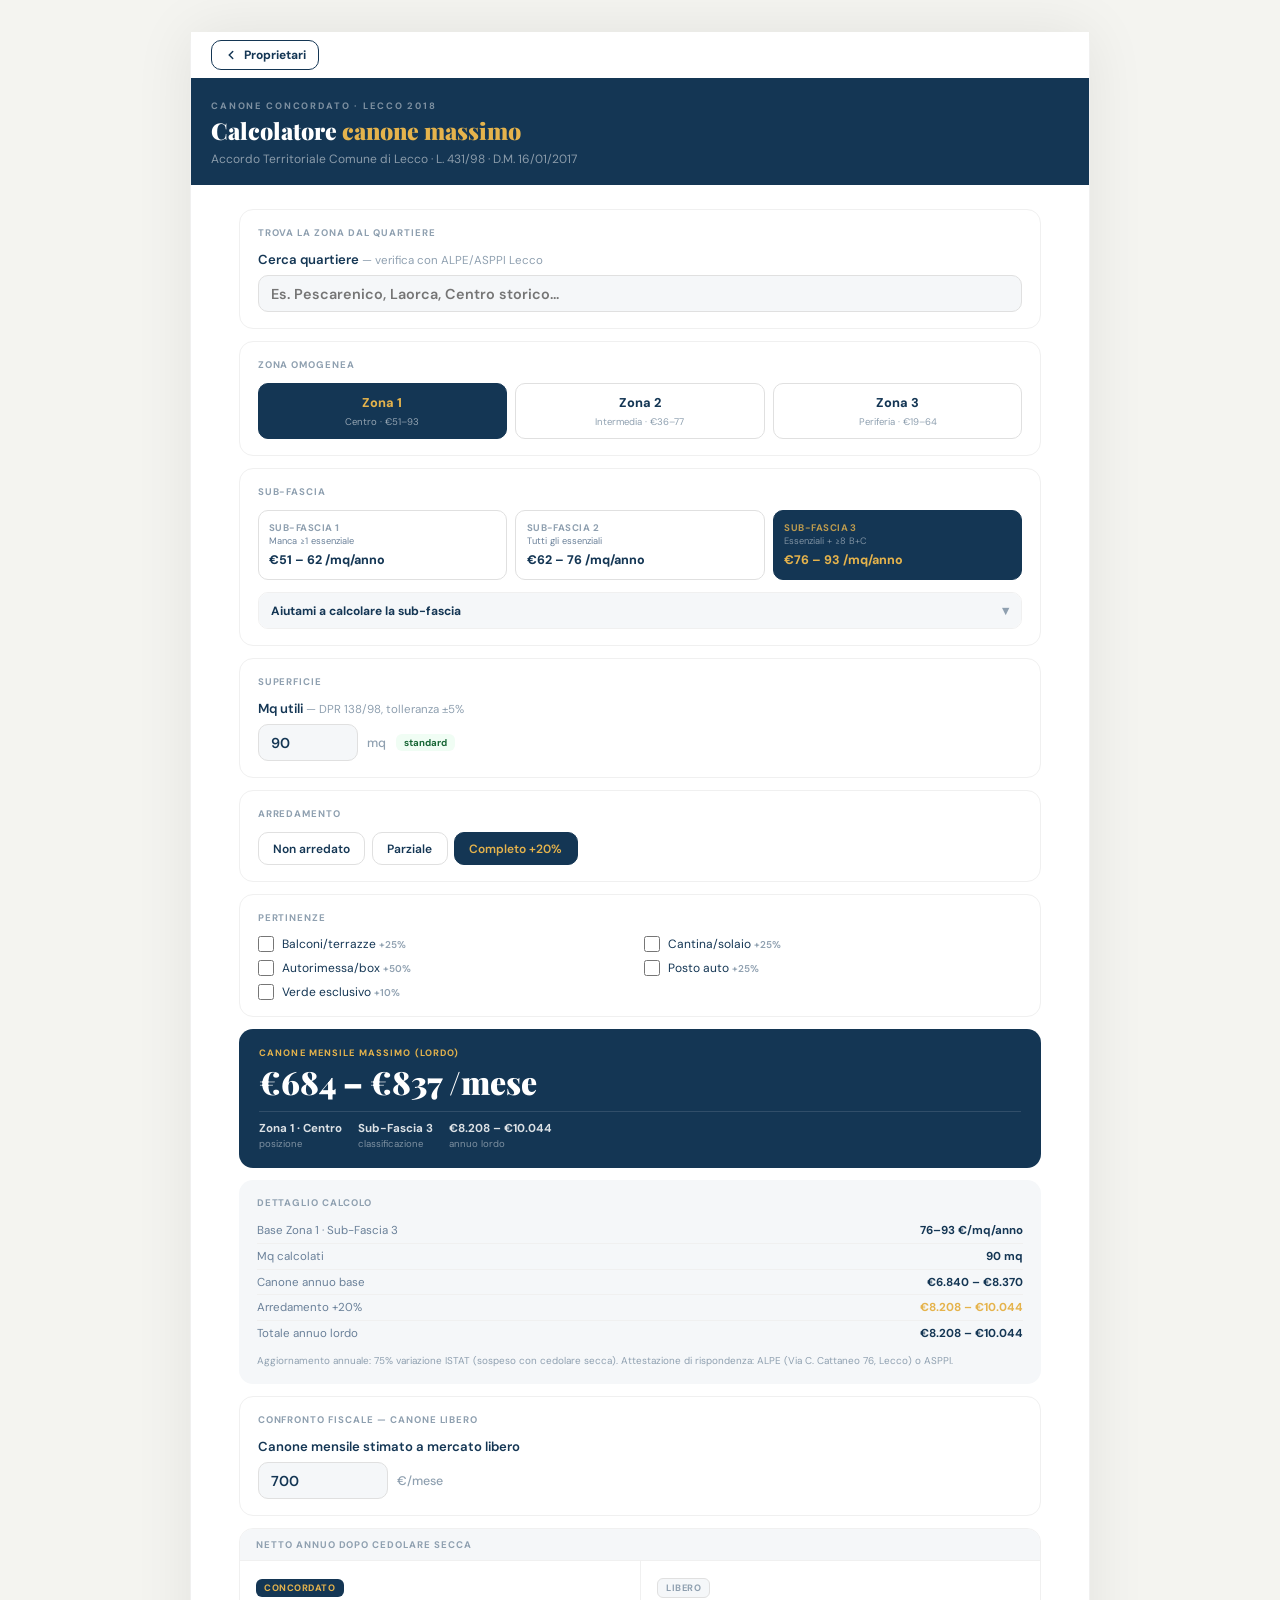
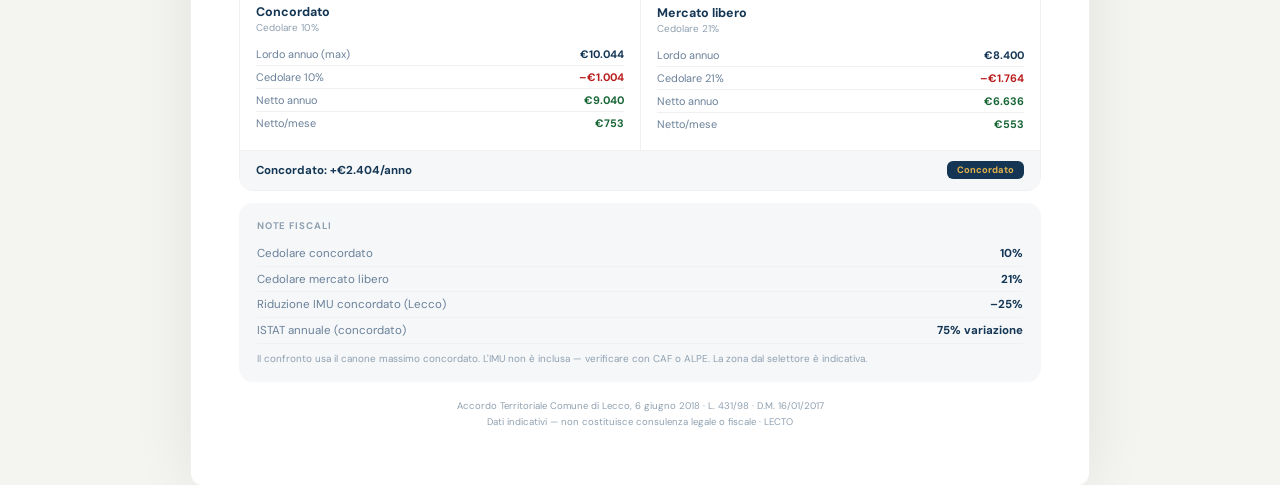
<file: calcolatore.html>
<!DOCTYPE html>
<html lang="it">
<head>
  <meta charset="UTF-8">
  <meta name="viewport" content="width=device-width, initial-scale=1.0">
  <title>Calcolatore Canone Concordato — LECTO</title>
  <link rel="preconnect" href="https://fonts.googleapis.com">
  <link href="https://fonts.googleapis.com/css2?family=DM+Sans:wght@400;500;600;700;800&family=Playfair+Display:wght@700;900&display=swap" rel="stylesheet">
  <style>
    /* =============================================
       DESIGN TOKENS — LECTO Brand
       ============================================= */
    :root {
      --navy:       #143654;
      --navy-d:     #0d2438;
      --navy-l:     #1d4d78;
      --gold:       #E5B34C;
      --gold-l:     #f0c96a;
      --gold-pale:  #fdf5e4;
      --bg:         #ffffff;
      --surface:    #ffffff;
      --border:     #f0f0f0;
      --border-dark:#e0e0e0;
      --muted:      #8fa0b0;
      --text:       #143654;
      --text-sm:    #6a8099;
      --green:      #16a34a;
      --green-bg:   rgba(22,163,74,.1);

      --font-title: 'Playfair Display', Georgia, serif;
      --font-body:  'DM Sans', system-ui, sans-serif;
      --font-mono:  'DM Sans', monospace;

      --color-danger-bg:   #fef2f2;
      --color-danger-text: #b91c1c;
      --color-warning-bg:  #fffbeb;
      --color-warning-text:#92400e;
      --color-info-bg:     #eff6ff;
      --color-info-text:   #1d4ed8;
      --color-success-bg:  #f0fdf4;
      --color-success-text:#166534;

      --radius-sm: 6px;
      --radius-md: 10px;
      --radius-lg: 14px;
      --max-width: 430px;
      --safe-bottom: env(safe-area-inset-bottom, 0px);
    }

    *, *::before, *::after { box-sizing: border-box; margin: 0; padding: 0; }
    html { height: 100%; -webkit-tap-highlight-color: transparent; }
    body {
      font-family: var(--font-body);
      background: #f4f4f0;
      color: var(--navy);
      height: 100%;
      -webkit-font-smoothing: antialiased;
    }

    .app {
      max-width: var(--max-width);
      margin: 0 auto;
      min-height: 100vh;
      min-height: 100dvh;
      background: var(--bg);
      border-left: 1px solid var(--border);
      border-right: 1px solid var(--border);
      display: flex;
      flex-direction: column;
      box-shadow: 0 0 60px rgba(0,0,0,.08);
    }

    /* ── HEADER (matches LECTO site) ── */
    .header {
      flex-shrink: 0;
      z-index: 1000;
      background: var(--bg);
      padding: .5rem 1.25rem;
      display: flex;
      align-items: center;
      justify-content: space-between;
      border-bottom: 2px solid var(--navy);
    }
    .header-logo {
      display: flex;
      align-items: center;
      gap: .5rem;
      text-decoration: none;
    }
    .header-logo-text {
      font-family: var(--font-title);
      font-weight: 900;
      font-size: 1.3rem;
      color: var(--navy);
      letter-spacing: .02em;
    }
    .header-logo-icon {
      width: 32px; height: 32px;
      fill: var(--navy);
    }
    .header-right {
      display: flex;
      align-items: center;
      gap: .5rem;
    }
    .header-badge {
      font-size: .6rem;
      font-weight: 700;
      letter-spacing: .1em;
      text-transform: uppercase;
      padding: 3px 10px;
      border: 1px solid var(--navy);
      color: var(--navy);
      border-radius: 999px;
    }
    .back-btn {
      display: flex;
      align-items: center;
      gap: .35rem;
      font-size: .75rem;
      font-weight: 700;
      color: var(--navy);
      text-decoration: none;
      padding: 6px 12px;
      border: 1.5px solid var(--navy);
      border-radius: var(--radius-md);
      transition: background .15s;
    }
    .back-btn:hover { background: rgba(20,54,84,.05); }
    .back-btn svg { width: 14px; height: 14px; }

    /* ── HERO STRIP ── */
    .hero-strip {
      background: var(--navy);
      padding: 1.25rem 1.25rem 1.1rem;
      flex-shrink: 0;
    }
    .hero-eyebrow {
      font-size: .58rem;
      font-weight: 700;
      letter-spacing: .2em;
      text-transform: uppercase;
      color: rgba(255,255,255,.45);
      margin-bottom: .35rem;
    }
    .hero-title {
      font-family: var(--font-title);
      font-weight: 900;
      font-size: 1.45rem;
      color: #fff;
      line-height: 1.15;
      margin-bottom: .35rem;
    }
    .hero-title em { color: var(--gold); font-style: normal; }
    .hero-sub {
      font-size: .75rem;
      color: rgba(255,255,255,.5);
      line-height: 1.5;
    }

    /* ── SCROLLABLE CONTENT ── */
    .scroll-content {
      flex: 1;
      overflow-y: auto;
      -webkit-overflow-scrolling: touch;
      overscroll-behavior-y: contain;
      padding: .75rem 1.25rem 2rem;
    }

    /* ── CARD / SECTION ── */
    .card {
      background: var(--surface);
      border: 1.5px solid var(--border);
      border-radius: var(--radius-lg);
      padding: 1rem 1.1rem;
      margin-bottom: .75rem;
    }
    .card-title {
      font-size: .6rem;
      font-weight: 700;
      color: var(--muted);
      text-transform: uppercase;
      letter-spacing: .1em;
      margin-bottom: .75rem;
    }

    .field { margin-bottom: .75rem; }
    .field:last-child { margin-bottom: 0; }
    .field-label {
      font-size: .82rem;
      font-weight: 600;
      color: var(--navy);
      display: block;
      margin-bottom: .4rem;
    }
    .field-label small { color: var(--muted); font-weight: 400; font-size: .72rem; }

    /* ── INPUT ── */
    input[type="number"],
    input[type="text"] {
      padding: .55rem .75rem;
      font-size: .9rem;
      font-weight: 600;
      border: 1.5px solid var(--border-dark);
      border-radius: var(--radius-md);
      background: #f5f7f9;
      color: var(--navy);
      font-family: var(--font-body);
      transition: border-color .15s;
      -webkit-appearance: none;
    }
    input:focus { outline: none; border-color: var(--navy); }
    .input-mq   { width: 100px; }
    .input-euro { width: 130px; }
    .input-search { width: 100%; }
    .input-row { display: flex; align-items: center; gap: .6rem; flex-wrap: wrap; }
    .input-unit { font-size: .78rem; color: var(--muted); font-weight: 500; }

    /* ── RADIO — ZONA (3 col) ── */
    .zona-grid { display: grid; grid-template-columns: repeat(3, 1fr); gap: .5rem; }
    .zona-card { position: relative; }
    .zona-card input { position: absolute; opacity: 0; width: 0; height: 0; }
    .zona-card label {
      display: block; padding: .6rem .7rem; font-size: .75rem;
      border: 1.5px solid var(--border-dark); border-radius: var(--radius-md);
      cursor: pointer; color: var(--navy); user-select: none; line-height: 1.45;
      transition: all .15s; text-align: center;
    }
    .zona-card label:hover { background: #f5f7f9; }
    .zona-card input:checked + label {
      background: var(--navy); border-color: var(--navy);
    }
    .zona-label-name { font-weight: 800; display: block; color: var(--navy); font-size: .8rem; }
    .zona-card input:checked + label .zona-label-name { color: var(--gold); }
    .zona-label-range { font-size: .6rem; color: var(--muted); display: block; margin-top: 2px; }
    .zona-card input:checked + label .zona-label-range { color: rgba(255,255,255,.55); }

    /* ── RADIO — FASCIA (3 col) ── */
    .fascia-grid { display: grid; grid-template-columns: repeat(3, 1fr); gap: .5rem; margin-bottom: .75rem; }
    .fascia-card { position: relative; }
    .fascia-card input { position: absolute; opacity: 0; width: 0; height: 0; }
    .fascia-card label {
      display: block; padding: .6rem .65rem; font-size: .72rem;
      border: 1.5px solid var(--border-dark); border-radius: var(--radius-md);
      cursor: pointer; color: var(--navy); user-select: none; line-height: 1.4;
      transition: all .15s;
    }
    .fascia-card label:hover { background: #f5f7f9; }
    .fascia-card input:checked + label { background: var(--navy); border-color: var(--navy); }
    .fascia-name { font-size: .6rem; font-weight: 700; color: var(--muted); text-transform: uppercase; letter-spacing: .05em; display: block; }
    .fascia-cond { font-size: .58rem; color: var(--text-sm); display: block; margin-top: 1px; }
    .fascia-range { font-size: .78rem; font-weight: 800; display: block; margin-top: 4px; color: var(--navy); }
    .fascia-card input:checked + label .fascia-name  { color: rgba(229,179,76,.8); }
    .fascia-card input:checked + label .fascia-cond  { color: rgba(255,255,255,.45); }
    .fascia-card input:checked + label .fascia-range { color: var(--gold); }

    /* ── RADIO PILLS ── */
    .radio-pills { display: flex; gap: .4rem; flex-wrap: wrap; }
    .radio-pill { position: relative; }
    .radio-pill input { position: absolute; opacity: 0; width: 0; height: 0; }
    .radio-pill label {
      display: block; padding: .45rem .9rem; font-size: .75rem; font-weight: 600;
      border: 1.5px solid var(--border-dark); border-radius: var(--radius-md);
      cursor: pointer; color: var(--navy); user-select: none; transition: all .15s;
    }
    .radio-pill label:hover { background: #f5f7f9; }
    .radio-pill input:checked + label { background: var(--navy); color: var(--gold); border-color: var(--navy); }

    /* ── CHECKBOX GRID ── */
    .checkbox-grid { display: grid; grid-template-columns: 1fr 1fr; gap: .5rem; }
    .check-item { display: flex; align-items: center; gap: .5rem; }
    .check-item input[type="checkbox"] { width: 16px; height: 16px; accent-color: var(--navy); cursor: pointer; flex-shrink: 0; }
    .check-item label { font-size: .75rem; color: var(--navy); cursor: pointer; line-height: 1.35; }
    .check-pct { font-size: .62rem; color: var(--muted); font-weight: 600; }

    /* ── TAG ── */
    .tag { display: inline-block; font-size: .6rem; padding: 2px 8px; border-radius: var(--radius-sm); font-weight: 700; }
    .tag-warn   { background: var(--color-warning-bg); color: var(--color-warning-text); }
    .tag-info   { background: var(--color-info-bg);    color: var(--color-info-text); }
    .tag-ok     { background: var(--color-success-bg); color: var(--color-success-text); }

    /* ── RICERCA QUARTIERE ── */
    .search-wrap { position: relative; }
    .search-dropdown {
      position: absolute; top: calc(100% + 4px); left: 0; right: 0;
      background: var(--bg); border: 1.5px solid var(--navy);
      border-radius: var(--radius-md); max-height: 220px; overflow-y: auto;
      z-index: 100; display: none; box-shadow: 0 6px 24px rgba(20,54,84,.15);
    }
    .search-dropdown.open { display: block; }
    .dd-item {
      padding: .6rem .75rem; font-size: .75rem; cursor: pointer;
      display: flex; justify-content: space-between; align-items: flex-start; gap: .6rem;
      border-bottom: 1px solid var(--border); transition: background .1s;
    }
    .dd-item:last-child { border-bottom: none; }
    .dd-item:hover { background: #f5f7f9; }
    .dd-name { font-weight: 700; display: block; color: var(--navy); }
    .dd-streets { font-size: .6rem; color: var(--muted); display: block; margin-top: 1px; }
    .dd-zone { font-size: .58rem; font-weight: 700; padding: 3px 8px; border-radius: var(--radius-sm); white-space: nowrap; flex-shrink: 0; }
    .dd-zone.z1 { background: var(--color-danger-bg); color: var(--color-danger-text); }
    .dd-zone.z2 { background: var(--color-warning-bg); color: var(--color-warning-text); }
    .dd-zone.z3 { background: var(--color-info-bg); color: var(--color-info-text); }

    .zona-result {
      margin-top: .5rem; padding: .6rem .75rem; border-radius: var(--radius-md);
      border: 1.5px solid var(--border-dark); background: #f5f7f9;
      display: none; justify-content: space-between; align-items: center; gap: .6rem;
    }
    .zona-result.visible { display: flex; }
    .zona-result-label { font-size: .65rem; color: var(--muted); }
    .zona-result-value { font-size: .82rem; font-weight: 700; color: var(--navy); display: block; margin-top: 1px; }
    .warning-note {
      margin-top: .5rem; font-size: .7rem; padding: .5rem .7rem; border-radius: var(--radius-md);
      background: var(--color-warning-bg); color: var(--color-warning-text);
      border: 1px solid rgba(146,64,14,.12); display: none;
    }

    /* ── BTN ── */
    .btn-sm {
      padding: .4rem .75rem; font-size: .68rem; font-weight: 700;
      background: var(--navy); color: var(--gold); border: none; border-radius: var(--radius-md);
      cursor: pointer; font-family: var(--font-body); white-space: nowrap; transition: opacity .15s;
    }
    .btn-sm:hover { opacity: .85; }

    /* ── ACCORDION ── */
    .accordion { border: 1.5px solid var(--border); border-radius: var(--radius-md); overflow: hidden; }
    .accordion-trigger {
      width: 100%; background: #f5f7f9; border: none; padding: .6rem .75rem;
      display: flex; justify-content: space-between; align-items: center;
      cursor: pointer; font-family: var(--font-body); font-size: .75rem;
      font-weight: 700; color: var(--navy); transition: background .15s;
    }
    .accordion-trigger:hover { background: var(--bg); }
    .accordion-arrow { font-size: .6rem; color: var(--muted); transition: transform .2s; }
    .accordion-trigger.open .accordion-arrow { transform: rotate(180deg); }
    .accordion-body { display: none; padding: .9rem .75rem; border-top: 1px solid var(--border); background: var(--bg); }
    .accordion-body.open { display: block; }

    .el-section { margin-bottom: .9rem; }
    .el-section:last-of-type { margin-bottom: 0; }
    .el-header { display: flex; align-items: center; gap: .5rem; margin-bottom: .5rem; }
    .el-badge { font-size: .58rem; font-weight: 700; padding: 2px 8px; border-radius: var(--radius-sm); }
    .el-badge.a { background: var(--color-danger-bg); color: var(--color-danger-text); }
    .el-badge.b { background: var(--color-warning-bg); color: var(--color-warning-text); }
    .el-badge.c { background: var(--color-info-bg); color: var(--color-info-text); }
    .el-desc { font-size: .62rem; color: var(--muted); }
    .el-list { display: flex; flex-direction: column; gap: .4rem; }
    .el-item { display: flex; align-items: flex-start; gap: .5rem; }
    .el-item input[type="checkbox"] { width: 15px; height: 15px; margin-top: 2px; flex-shrink: 0; cursor: pointer; accent-color: var(--navy); }
    .el-item label { font-size: .72rem; color: var(--navy); cursor: pointer; line-height: 1.4; }

    .counter-row { display: flex; gap: .4rem; margin-top: .75rem; flex-wrap: wrap; }
    .counter { font-size: .6rem; font-weight: 600; padding: 2px 8px; border-radius: var(--radius-sm); }
    .counter.a { background: var(--color-danger-bg); color: var(--color-danger-text); }
    .counter.b { background: var(--color-warning-bg); color: var(--color-warning-text); }
    .counter.c { background: var(--color-info-bg); color: var(--color-info-text); }

    .suggerita-box {
      margin-top: .75rem; padding: .65rem .75rem; border-radius: var(--radius-md);
      border: 1.5px solid var(--border-dark); background: #f5f7f9;
      display: flex; justify-content: space-between; align-items: center; gap: .6rem;
    }
    .suggerita-label { font-size: .62rem; color: var(--muted); }
    .suggerita-value { font-size: .78rem; font-weight: 700; color: var(--navy); display: block; margin-top: 2px; }

    /* ── RESULT BOX ── */
    .result-box {
      background: var(--navy);
      border-radius: var(--radius-lg);
      padding: 1.1rem 1.25rem;
      margin-bottom: .75rem;
    }
    .result-eyebrow {
      font-size: .58rem; font-weight: 700; color: var(--gold);
      letter-spacing: .12em; text-transform: uppercase; margin-bottom: .3rem;
    }
    .result-range {
      font-family: var(--font-title); font-weight: 900;
      font-size: 1.6rem; color: #fff; margin-bottom: .75rem; line-height: 1.1;
    }
    .result-meta {
      display: flex; gap: 1rem; flex-wrap: wrap;
      border-top: 1px solid rgba(255,255,255,.12); padding-top: .6rem;
    }
    .result-meta-item { font-size: .6rem; color: rgba(255,255,255,.45); }
    .result-meta-item strong { display: block; font-size: .72rem; color: rgba(255,255,255,.85); margin-bottom: 1px; }

    /* ── BREAKDOWN ── */
    .breakdown {
      background: #f5f7f9; border-radius: var(--radius-lg);
      padding: 1rem 1.1rem; margin-bottom: .75rem;
    }
    .breakdown-title {
      font-size: .6rem; font-weight: 700; color: var(--muted);
      text-transform: uppercase; letter-spacing: .1em; margin-bottom: .6rem;
    }
    .step-row {
      display: flex; justify-content: space-between; align-items: baseline;
      padding: .3rem 0; border-bottom: 1px solid var(--border); font-size: .72rem; gap: .6rem;
    }
    .step-row:last-child { border-bottom: none; }
    .step-label { color: var(--text-sm); }
    .step-value { font-weight: 700; color: var(--navy); white-space: nowrap; }
    .step-value.highlight { color: var(--gold); }
    .small-note { font-size: .62rem; color: var(--muted); padding-top: .5rem; line-height: 1.5; }

    /* ── CONFRONTO FISCALE ── */
    .compare-wrap { border-radius: var(--radius-lg); border: 1.5px solid var(--border); overflow: hidden; margin-bottom: .75rem; }
    .compare-header {
      background: #f5f7f9; padding: .55rem 1rem; font-size: .6rem; font-weight: 700;
      color: var(--muted); text-transform: uppercase; letter-spacing: .1em;
      border-bottom: 1px solid var(--border);
    }
    .compare-cols { display: grid; grid-template-columns: 1fr 1fr; }
    .compare-col { padding: .9rem 1rem; background: var(--bg); }
    .compare-col + .compare-col { border-left: 1px solid var(--border); }
    .compare-badge {
      font-size: .58rem; font-weight: 700; letter-spacing: .06em; text-transform: uppercase;
      padding: 3px 8px; border-radius: var(--radius-sm); display: inline-block; margin-bottom: .4rem;
    }
    .compare-badge.concordato { background: var(--navy); color: var(--gold); }
    .compare-badge.libero { background: #f5f7f9; color: var(--muted); border: 1px solid var(--border-dark); }
    .compare-col-title { font-size: .78rem; font-weight: 700; color: var(--navy); margin-bottom: 1px; }
    .compare-col-sub { font-size: .62rem; color: var(--muted); margin-bottom: .6rem; }
    .compare-row {
      display: flex; justify-content: space-between; align-items: baseline;
      padding: .25rem 0; font-size: .68rem; border-bottom: 1px solid var(--border); gap: .4rem;
    }
    .compare-row:last-child { border-bottom: none; }
    .compare-row-label { color: var(--text-sm); }
    .compare-row-val { font-weight: 700; color: var(--navy); white-space: nowrap; }
    .compare-row-val.neg { color: var(--color-danger-text); }
    .compare-row-val.pos { color: var(--color-success-text); }

    .winner-bar {
      padding: .65rem 1rem; border-top: 1px solid var(--border); background: #f5f7f9;
      display: flex; justify-content: space-between; align-items: center; gap: .6rem; flex-wrap: wrap;
    }
    .winner-text { font-size: .72rem; font-weight: 700; color: var(--navy); }
    .winner-tag {
      font-size: .58rem; padding: 3px 10px; border-radius: var(--radius-sm); font-weight: 700; white-space: nowrap;
    }
    .winner-tag.concordato-wins { background: var(--navy); color: var(--gold); }
    .winner-tag.libero-wins { background: #f5f7f9; color: var(--navy); border: 1px solid var(--border-dark); }
    .winner-tag.pari { background: var(--color-info-bg); color: var(--color-info-text); }

    /* ── FOOTER NOTE ── */
    .footer-note {
      margin-top: 1rem; font-size: .6rem; color: var(--muted);
      text-align: center; line-height: 1.6; padding-bottom: 1rem;
    }

    /* ── BOTTOM NAV ── */
    .bottom-nav {
      position: fixed; bottom: 0; left: 50%; transform: translateX(-50%);
      width: 100%; max-width: var(--max-width);
      background: var(--bg); border-top: 1.5px solid var(--border-dark);
      padding: .5rem 1rem max(calc(.5rem + var(--safe-bottom)), .5rem);
      display: flex; justify-content: space-around;
      box-shadow: 0 -4px 20px rgba(20,54,84,.07); z-index: 1000;
    }
    .nav-item {
      display: flex; flex-direction: column; align-items: center; gap: .15rem;
      background: none; border: none; color: var(--muted); cursor: pointer;
      text-decoration: none; flex: 1; transition: color .2s;
      padding: .2rem .3rem; border-radius: var(--radius-md);
    }
    .nav-item.active { color: var(--navy); }
    .nav-item-icon { font-size: 1.15rem; line-height: 1; }
    .nav-item-label { font-size: .5rem; font-weight: 700; text-transform: uppercase; letter-spacing: .06em; }

    /* ── RESPONSIVE ── */
    @media (max-width: 380px) {
      .zona-grid, .fascia-grid { grid-template-columns: 1fr; }
      .compare-cols { grid-template-columns: 1fr; }
      .compare-col + .compare-col { border-left: none; border-top: 1px solid var(--border); }
      .checkbox-grid { grid-template-columns: 1fr; }
    }
    @media (min-width: 640px) {
      .app { max-width: 720px; }
      .result-range { font-size: 2rem; }
      .scroll-content { padding: 1.25rem 2rem 2rem; }
    }
    @media (min-width: 1024px) {
      .app { max-width: 900px; border-radius: 12px; margin-top: 2rem; margin-bottom: 2rem; min-height: calc(100vh - 4rem); }
      .scroll-content { padding: 1.5rem 3rem 2.5rem; }
      .zona-grid { grid-template-columns: repeat(3, 1fr); }
      .fascia-grid { grid-template-columns: repeat(3, 1fr); }
    }
  </style>
</head>
<body>
<div class="app">

  <!-- HEADER -->
  <div class="header">
    <a href="proprietario.html" class="back-btn">
      <svg viewBox="0 0 24 24" fill="none" stroke="currentColor" stroke-width="2.5" stroke-linecap="round"><path d="M15 18l-6-6 6-6"/></svg>
      Proprietari
    </a>
  </div>

  <!-- HERO -->
  <div class="hero-strip">
    <p class="hero-eyebrow">Canone concordato · Lecco 2018</p>
    <h1 class="hero-title">Calcolatore <em>canone massimo</em></h1>
    <p class="hero-sub">Accordo Territoriale Comune di Lecco · L. 431/98 · D.M. 16/01/2017</p>
  </div>

  <div class="scroll-content">

    <!-- 1. RICERCA QUARTIERE -->
    <div class="card">
      <p class="card-title">Trova la zona dal quartiere</p>
      <div class="field">
        <label class="field-label" for="search-input">
          Cerca quartiere <small>— verifica con ALPE/ASPPI Lecco</small>
        </label>
        <div class="search-wrap">
          <input type="text" class="input-search" id="search-input" placeholder="Es. Pescarenico, Laorca, Centro storico…" autocomplete="off">
          <div class="search-dropdown" id="search-dropdown"></div>
        </div>
        <div class="zona-result" id="zona-result">
          <div>
            <span class="zona-result-label" id="zona-result-area"></span>
            <strong class="zona-result-value" id="zona-result-zona"></strong>
          </div>
          <button class="btn-sm" id="btn-apply-zona" type="button">Applica</button>
        </div>
        <p class="warning-note" id="zona-warning"></p>
      </div>
    </div>

    <!-- 2. ZONA -->
    <div class="card">
      <p class="card-title">Zona omogenea</p>
      <div class="zona-grid">
        <div class="zona-card">
          <input type="radio" name="zona" id="z1" value="1" checked>
          <label for="z1"><span class="zona-label-name">Zona 1</span><span class="zona-label-range">Centro · €51–93</span></label>
        </div>
        <div class="zona-card">
          <input type="radio" name="zona" id="z2" value="2">
          <label for="z2"><span class="zona-label-name">Zona 2</span><span class="zona-label-range">Intermedia · €36–77</span></label>
        </div>
        <div class="zona-card">
          <input type="radio" name="zona" id="z3" value="3">
          <label for="z3"><span class="zona-label-name">Zona 3</span><span class="zona-label-range">Periferia · €19–64</span></label>
        </div>
      </div>
    </div>

    <!-- 3. SUB-FASCIA -->
    <div class="card">
      <p class="card-title">Sub-Fascia</p>
      <div class="fascia-grid" id="fascia-grid"></div>
      <div class="accordion">
        <button class="accordion-trigger" id="acc-trigger" type="button">
          <span>Aiutami a calcolare la sub-fascia</span>
          <span class="accordion-arrow">▼</span>
        </button>
        <div class="accordion-body" id="acc-body">
          <div class="el-section">
            <div class="el-header"><span class="el-badge a">A — Essenziali</span><span class="el-desc">Tutti e 4 per Sub-Fascia 2</span></div>
            <div class="el-list">
              <div class="el-item"><input type="checkbox" id="eA1" class="el-a"><label for="eA1">Bagno interno completo con finestra o areazione</label></div>
              <div class="el-item"><input type="checkbox" id="eA2" class="el-a"><label for="eA2">Impianto fisso di riscaldamento</label></div>
              <div class="el-item"><input type="checkbox" id="eA3" class="el-a"><label for="eA3">Impianti tecnologici + acqua calda</label></div>
              <div class="el-item"><input type="checkbox" id="eA4" class="el-a"><label for="eA4">Cucina o angolo cottura</label></div>
            </div>
          </div>
          <div class="el-section">
            <div class="el-header"><span class="el-badge b">B — Pregio</span><span class="el-desc">Per SF3: ≥8 B+C, ≥2 C</span></div>
            <div class="el-list">
              <div class="el-item"><input type="checkbox" id="eB1" class="el-b"><label for="eB1">Cucina abitabile con finestra</label></div>
              <div class="el-item"><input type="checkbox" id="eB2" class="el-b"><label for="eB2">Ascensore (oltre 2° piano)</label></div>
              <div class="el-item"><input type="checkbox" id="eB3" class="el-b"><label for="eB3">Cantina o soffitta</label></div>
              <div class="el-item"><input type="checkbox" id="eB4" class="el-b"><label for="eB4">Costruzione/ristrutturazione &lt; 30 anni</label></div>
              <div class="el-item"><input type="checkbox" id="eB5" class="el-b"><label for="eB5">Terrazzi o balconi</label></div>
              <div class="el-item"><input type="checkbox" id="eB6" class="el-b"><label for="eB6">Caldaia singola o centralizzata autonoma</label></div>
              <div class="el-item"><input type="checkbox" id="eB7" class="el-b"><label for="eB7">Posto auto o autorimessa</label></div>
              <div class="el-item"><input type="checkbox" id="eB8" class="el-b"><label for="eB8">Doppi servizi (almeno uno completo)</label></div>
            </div>
          </div>
          <div class="el-section">
            <div class="el-header"><span class="el-badge c">C — Opzionali</span><span class="el-desc">Almeno 2 per Sub-Fascia 3</span></div>
            <div class="el-list">
              <div class="el-item"><input type="checkbox" id="eC1" class="el-c"><label for="eC1">Doppi bagni completi</label></div>
              <div class="el-item"><input type="checkbox" id="eC2" class="el-c"><label for="eC2">Autorimessa/posto auto coperto esclusivo</label></div>
              <div class="el-item"><input type="checkbox" id="eC3" class="el-c"><label for="eC3">Costruzione/ristrutturazione &lt; 20 anni</label></div>
              <div class="el-item"><input type="checkbox" id="eC4" class="el-c"><label for="eC4">Verde condominiale o area gioco</label></div>
              <div class="el-item"><input type="checkbox" id="eC5" class="el-c"><label for="eC5">Prossimità servizi (trasporti, scuole)</label></div>
              <div class="el-item"><input type="checkbox" id="eC6" class="el-c"><label for="eC6">Climatizzazione e/o insonorizzazione</label></div>
              <div class="el-item"><input type="checkbox" id="eC7" class="el-c"><label for="eC7">Porte blindate e/o doppi vetri</label></div>
              <div class="el-item"><input type="checkbox" id="eC8" class="el-c"><label for="eC8">Terrazzi &gt; 20 mq o superfici esclusive</label></div>
              <div class="el-item"><input type="checkbox" id="eC9" class="el-c"><label for="eC9">Lontananza da fonti di inquinamento</label></div>
              <div class="el-item"><input type="checkbox" id="eC10" class="el-c"><label for="eC10">Verde esclusivo</label></div>
            </div>
          </div>
          <div class="counter-row" id="counters"></div>
          <div class="suggerita-box">
            <div><span class="suggerita-label">Sub-fascia suggerita</span><strong class="suggerita-value" id="suggerita-label">—</strong></div>
            <button class="btn-sm" id="btn-apply-fascia" type="button">Applica</button>
          </div>
        </div>
      </div>
    </div>

    <!-- 4. SUPERFICIE -->
    <div class="card">
      <p class="card-title">Superficie</p>
      <div class="field">
        <label class="field-label" for="mq">Mq utili <small>— DPR 138/98, tolleranza ±5%</small></label>
        <div class="input-row">
          <input type="number" class="input-mq" id="mq" value="90" min="10" max="400" step="1">
          <span class="input-unit">mq</span>
          <span id="mq-tag" class="tag"></span>
        </div>
      </div>
    </div>

    <!-- 5. ARREDAMENTO -->
    <div class="card">
      <p class="card-title">Arredamento</p>
      <div class="radio-pills">
        <div class="radio-pill"><input type="radio" name="arredo" id="a0" value="0"><label for="a0">Non arredato</label></div>
        <div class="radio-pill"><input type="radio" name="arredo" id="a10" value="10"><label for="a10">Parziale</label></div>
        <div class="radio-pill"><input type="radio" name="arredo" id="a20" value="20" checked><label for="a20">Completo +20%</label></div>
      </div>
    </div>

    <!-- 6. PERTINENZE -->
    <div class="card">
      <p class="card-title">Pertinenze</p>
      <div class="checkbox-grid">
        <div class="check-item"><input type="checkbox" id="p-balcone"><label for="p-balcone">Balconi/terrazze <span class="check-pct">+25%</span></label></div>
        <div class="check-item"><input type="checkbox" id="p-cantina"><label for="p-cantina">Cantina/solaio <span class="check-pct">+25%</span></label></div>
        <div class="check-item"><input type="checkbox" id="p-box"><label for="p-box">Autorimessa/box <span class="check-pct">+50%</span></label></div>
        <div class="check-item"><input type="checkbox" id="p-posto"><label for="p-posto">Posto auto <span class="check-pct">+25%</span></label></div>
        <div class="check-item"><input type="checkbox" id="p-verde"><label for="p-verde">Verde esclusivo <span class="check-pct">+10%</span></label></div>
      </div>
    </div>

    <!-- RISULTATO -->
    <div class="result-box">
      <p class="result-eyebrow">Canone mensile massimo (lordo)</p>
      <p class="result-range" id="result-range">—</p>
      <div class="result-meta" id="result-meta"></div>
    </div>

    <!-- BREAKDOWN -->
    <div class="breakdown">
      <p class="breakdown-title">Dettaglio calcolo</p>
      <div id="breakdown-steps"></div>
      <p class="small-note">Aggiornamento annuale: 75% variazione ISTAT (sospeso con cedolare secca). Attestazione di rispondenza: ALPE (Via C. Cattaneo 76, Lecco) o ASPPI.</p>
    </div>

    <!-- 7. CONFRONTO FISCALE -->
    <div class="card">
      <p class="card-title">Confronto fiscale — canone libero</p>
      <div class="field">
        <label class="field-label" for="canone-libero">Canone mensile stimato a mercato libero</label>
        <div class="input-row">
          <input type="number" class="input-euro" id="canone-libero" value="700" min="0" step="10">
          <span class="input-unit">€/mese</span>
        </div>
      </div>
    </div>

    <div class="compare-wrap">
      <div class="compare-header">Netto annuo dopo cedolare secca</div>
      <div class="compare-cols">
        <div class="compare-col">
          <span class="compare-badge concordato">Concordato</span>
          <p class="compare-col-title">Concordato</p>
          <p class="compare-col-sub">Cedolare 10%</p>
          <div id="col-concordato"></div>
        </div>
        <div class="compare-col">
          <span class="compare-badge libero">Libero</span>
          <p class="compare-col-title">Mercato libero</p>
          <p class="compare-col-sub">Cedolare 21%</p>
          <div id="col-libero"></div>
        </div>
      </div>
      <div class="winner-bar">
        <span class="winner-text" id="winner-text"></span>
        <span class="winner-tag" id="winner-tag"></span>
      </div>
    </div>

    <!-- NOTE FISCALI -->
    <div class="breakdown">
      <p class="breakdown-title">Note fiscali</p>
      <div class="step-row"><span class="step-label">Cedolare concordato</span><span class="step-value">10%</span></div>
      <div class="step-row"><span class="step-label">Cedolare mercato libero</span><span class="step-value">21%</span></div>
      <div class="step-row"><span class="step-label">Riduzione IMU concordato (Lecco)</span><span class="step-value">–25%</span></div>
      <div class="step-row"><span class="step-label">ISTAT annuale (concordato)</span><span class="step-value">75% variazione</span></div>
      <p class="small-note">Il confronto usa il canone massimo concordato. L'IMU non è inclusa — verificare con CAF o ALPE. La zona dal selettore è indicativa.</p>
    </div>

    <p class="footer-note">
      Accordo Territoriale Comune di Lecco, 6 giugno 2018 · L. 431/98 · D.M. 16/01/2017<br>
      Dati indicativi — non costituisce consulenza legale o fiscale · LECTO
    </p>

  </div>


</div>

<script>
  /* ── DATI ── */
  const FASCE = {
    1: [
      { min: 51, max: 62,  label: 'Sub-Fascia 1', cond: 'Manca ≥1 essenziale' },
      { min: 62, max: 76,  label: 'Sub-Fascia 2', cond: 'Tutti gli essenziali' },
      { min: 76, max: 93,  label: 'Sub-Fascia 3', cond: 'Essenziali + ≥8 B+C' }
    ],
    2: [
      { min: 36, max: 49,  label: 'Sub-Fascia 1', cond: 'Manca ≥1 essenziale' },
      { min: 49, max: 63,  label: 'Sub-Fascia 2', cond: 'Tutti gli essenziali' },
      { min: 63, max: 77,  label: 'Sub-Fascia 3', cond: 'Essenziali + ≥8 B+C' }
    ],
    3: [
      { min: 19, max: 35,  label: 'Sub-Fascia 1', cond: 'Manca ≥1 essenziale' },
      { min: 35, max: 53,  label: 'Sub-Fascia 2', cond: 'Tutti gli essenziali' },
      { min: 53, max: 64,  label: 'Sub-Fascia 3', cond: 'Essenziali + ≥8 B+C' }
    ]
  };
  const ZONE_NAMES = { 1: 'Centro', 2: 'Intermedia', 3: 'Periferia' };

  const AREE = [
    { name: 'Centro storico',         streets: 'Piazza Garibaldi, Corso Martiri, Via Cavour, Via Roma',        zona: 1, certain: true },
    { name: 'Lungolago / Piazza Era', streets: 'Via Amendola, Piazza Era, Viale Turati',                        zona: 1, certain: true },
    { name: 'Tribunale / Politecnico',streets: 'Via Ghislanzoni, Via Besana, Via Amendola',                     zona: 1, certain: true },
    { name: "Via dell'Isola",         streets: "Via dell'Isola, Via Aspromonte",                                zona: 1, certain: false },
    { name: 'Corso Carlo Alberto',    streets: 'Corso Carlo Alberto, Piazza Lega Lombarda',                     zona: 1, certain: false },
    { name: 'Via Belvedere',          streets: 'Via Belvedere, Via Resinelli, Via S. Sassi',                    zona: 1, certain: true },
    { name: 'Castello / Cortesella',  streets: 'Via Castello, Via Azzone Visconti, Via Cantù',                  zona: 1, certain: true },
    { name: 'Ponte Vecchio',          streets: 'Corso Martiri, Via Ponte Vecchio',                              zona: 1, certain: true },
    { name: 'Via Como (centrale)',    streets: 'Via Como, Via Goito',                                           zona: 1, certain: false },
    { name: 'Pescarenico',            streets: 'Via Roma (sud), Via Pescarenico',                               zona: 2, certain: true },
    { name: 'Olate',                  streets: 'Via Olate, Via Fornace',                                        zona: 2, certain: true },
    { name: 'Acquate (bassa)',        streets: 'Via Acquate, Via Piave',                                        zona: 2, certain: true },
    { name: 'Germanedo (bassa)',      streets: 'Via Germanedo, Via Montegrappa',                                 zona: 2, certain: true },
    { name: 'Rancio Inferiore',       streets: 'Via Rancio, Via Ai Ronchi',                                     zona: 2, certain: false },
    { name: 'San Giovanni',           streets: 'Via S. Giovanni, Via Martiri Lecchesi',                         zona: 2, certain: false },
    { name: 'Via Poncione',           streets: 'Via Poncione, Maggianico alta',                                 zona: 2, certain: false },
    { name: 'Maggianico (ovest)',     streets: 'Via Roma (nord), Via Pasubio, Via Maggianico',                  zona: 2, certain: false },
    { name: 'Laorca',                 streets: 'Via Laorca, Via alle Cascine',                                  zona: 3, certain: true },
    { name: 'Malavedo',               streets: 'Via Malavedo, Loc. Cereda',                                     zona: 3, certain: true },
    { name: 'Rancio Superiore',       streets: 'Via Rancio Superiore, Via al Santuario',                        zona: 3, certain: true },
    { name: 'Santo Stefano',          streets: 'Via Santo Stefano, Via Pola, Via Leopardi',                     zona: 3, certain: true },
    { name: 'Caleotto',               streets: 'Via Caleotto, Centro Sportivo del Bione',                       zona: 3, certain: true },
    { name: 'Acquate (alta)',         streets: 'Via Acquate alta, Via Ai Monti',                                zona: 3, certain: true },
    { name: 'Germanedo (alta)',       streets: 'Via Germanedo alta, Via Ospedale',                              zona: 3, certain: true },
    { name: 'Maggianico (est)',       streets: 'Via Maggianico, Via Digione',                                   zona: 3, certain: false },
    { name: 'Bonacina / Falghera',    streets: 'Via Bonacina, Loc. Falghera',                                   zona: 3, certain: true },
    { name: 'Malnago',               streets: 'Loc. Malnago, Via Malnago',                                     zona: 3, certain: true },
  ];

  const TAX_CONC = 0.10, TAX_LIB = 0.21;
  let suggeritaFascia = 2, selectedZonaSearch = null;

  const fmt  = n => '€' + Math.round(n).toLocaleString('it-IT');
  const fmtR = (a, b) => fmt(a) + ' – ' + fmt(b);
  const getZona   = () => parseInt(document.querySelector('input[name=zona]:checked').value);
  const getFascia = () => { const el = document.querySelector('input[name=fascia]:checked'); return el ? parseInt(el.value) : 2; };

  function buildFasciaGrid(zona, sel) {
    const grid = document.getElementById('fascia-grid');
    grid.innerHTML = FASCE[zona].map((f, i) => {
      const idx = i + 1;
      return `<div class="fascia-card"><input type="radio" name="fascia" id="f${idx}" value="${idx}"${sel === idx ? ' checked' : ''}><label for="f${idx}"><span class="fascia-name">${f.label}</span><span class="fascia-cond">${f.cond}</span><span class="fascia-range">€${f.min} – ${f.max} /mq/anno</span></label></div>`;
    }).join('');
    document.querySelectorAll('input[name=fascia]').forEach(r => r.addEventListener('change', calc));
  }

  /* Search */
  const searchInput = document.getElementById('search-input');
  const dropdown = document.getElementById('search-dropdown');
  const zonaResult = document.getElementById('zona-result');
  const zonaWarn = document.getElementById('zona-warning');

  function renderDropdown(q) {
    q = q.toLowerCase().trim();
    if (q.length < 2) { dropdown.innerHTML = ''; dropdown.classList.remove('open'); return; }
    const hits = AREE.filter(a => a.name.toLowerCase().includes(q));
    if (!hits.length) { dropdown.innerHTML = '<div class="dd-item" style="justify-content:center;color:var(--muted)">Nessun risultato</div>'; dropdown.classList.add('open'); return; }
    dropdown.innerHTML = hits.map(a => `<div class="dd-item" data-idx="${AREE.indexOf(a)}"><span class="dd-name">${a.name}</span><span class="dd-zone z${a.zona}">Zona ${a.zona}</span></div>`).join('');
    dropdown.classList.add('open');
    dropdown.querySelectorAll('.dd-item[data-idx]').forEach(el => { el.addEventListener('click', () => selectArea(AREE[parseInt(el.dataset.idx)])); });
  }

  function selectArea(area) {
    searchInput.value = area.name; dropdown.innerHTML = ''; dropdown.classList.remove('open');
    selectedZonaSearch = area.zona;
    document.getElementById('zona-result-area').textContent = area.name;
    document.getElementById('zona-result-zona').textContent = 'Zona ' + area.zona + ' (' + ZONE_NAMES[area.zona] + ')';
    zonaResult.classList.add('visible');
    if (!area.certain) { zonaWarn.style.display = 'block'; zonaWarn.textContent = 'Area di confine — verificare con ALPE prima di stipulare.'; }
    else { zonaWarn.style.display = 'none'; }
  }

  searchInput.addEventListener('input', e => renderDropdown(e.target.value));
  searchInput.addEventListener('focus', e => { if (e.target.value.length >= 2) renderDropdown(e.target.value); });
  document.addEventListener('click', e => { if (!e.target.closest('.search-wrap')) dropdown.classList.remove('open'); });
  document.getElementById('btn-apply-zona').addEventListener('click', () => {
    if (!selectedZonaSearch) return;
    document.getElementById('z' + selectedZonaSearch).checked = true;
    buildFasciaGrid(selectedZonaSearch, getFascia()); calc();
  });

  /* Accordion */
  document.getElementById('acc-trigger').addEventListener('click', function() { this.classList.toggle('open'); document.getElementById('acc-body').classList.toggle('open'); });

  /* Suggerita */
  function updateSuggerita() {
    const nA = document.querySelectorAll('.el-a:checked').length;
    const nB = document.querySelectorAll('.el-b:checked').length;
    const nC = document.querySelectorAll('.el-c:checked').length;
    document.getElementById('counters').innerHTML = `<span class="counter a">A: ${nA}/4</span><span class="counter b">B: ${nB}/8</span><span class="counter c">C: ${nC}/10</span>`;
    let fascia, desc;
    if (nA < 4) { fascia = 1; desc = 'Sub-Fascia 1 — mancano essenziali'; }
    else if (nB + nC >= 8 && nC >= 2) { fascia = 3; desc = 'Sub-Fascia 3 — requisiti soddisfatti'; }
    else { fascia = 2; desc = `Sub-Fascia 2 (${nB+nC}/8 B+C)`; }
    suggeritaFascia = fascia;
    document.getElementById('suggerita-label').textContent = desc;
  }
  document.querySelectorAll('.el-a, .el-b, .el-c').forEach(cb => cb.addEventListener('change', updateSuggerita));
  document.getElementById('btn-apply-fascia').addEventListener('click', () => { const r = document.getElementById('f' + suggeritaFascia); if (r) { r.checked = true; calc(); } });

  /* Calcolo */
  function colRows(rows) { return rows.map(r => `<div class="compare-row"><span class="compare-row-label">${r.label}</span><span class="compare-row-val ${r.cls||''}">${r.value}</span></div>`).join(''); }

  function calc() {
    const zona = getZona(), fasciaIdx = getFascia(), fascia = FASCE[zona][fasciaIdx-1];
    const mq = parseFloat(document.getElementById('mq').value) || 0;
    const arredoPct = parseFloat(document.querySelector('input[name=arredo]:checked').value);
    const balcone = document.getElementById('p-balcone').checked;
    const cantina = document.getElementById('p-cantina').checked;
    const box = document.getElementById('p-box').checked;
    const posto = document.getElementById('p-posto').checked;
    const verde = document.getElementById('p-verde').checked;
    const liberoM = parseFloat(document.getElementById('canone-libero').value) || 0;

    let steps = [], minBase = fascia.min, maxBase = fascia.max, mqCalc = mq;
    let tag = '', tagClass = '';

    steps.push({ label: `Base Zona ${zona} · ${fascia.label}`, value: `${fascia.min}–${fascia.max} €/mq/anno` });

    if (mq < 65) { minBase *= 1.25; maxBase *= 1.25; mqCalc = Math.min(mq, 65); steps.push({ label: '< 65 mq → +25%', value: `${minBase.toFixed(1)}–${maxBase.toFixed(1)}`, hl: true }); tag = '< 65 mq +25%'; tagClass = 'tag-warn'; }
    else if (mq > 120) { minBase *= 0.80; maxBase *= 0.80; mqCalc = Math.max(mq, 120); steps.push({ label: '> 120 mq → −20%', value: `${minBase.toFixed(1)}–${maxBase.toFixed(1)}`, hl: true }); tag = '> 120 mq −20%'; tagClass = 'tag-info'; }
    else { tag = 'standard'; tagClass = 'tag-ok'; }

    steps.push({ label: 'Mq calcolati', value: `${mqCalc.toFixed(0)} mq` });
    let annMin = minBase * mqCalc, annMax = maxBase * mqCalc;
    steps.push({ label: 'Canone annuo base', value: fmtR(annMin, annMax) });

    if (arredoPct > 0) { annMin *= (1 + arredoPct/100); annMax *= (1 + arredoPct/100); steps.push({ label: `Arredamento +${arredoPct}%`, value: fmtR(annMin, annMax), hl: true }); }

    let pertTot = 0, pertLines = [];
    if (balcone) { pertTot += .25; pertLines.push('balconi'); } if (cantina) { pertTot += .25; pertLines.push('cantina'); }
    if (box) { pertTot += .50; pertLines.push('box'); } if (posto) { pertTot += .25; pertLines.push('posto auto'); }
    if (verde) { pertTot += .10; pertLines.push('verde'); }
    let pertMin = 0, pertMax = 0;
    if (pertTot > 0) { pertMin = annMin * pertTot; pertMax = annMax * pertTot; steps.push({ label: `Pertinenze (${pertLines.join(', ')})`, value: fmtR(pertMin, pertMax), hl: true }); }

    const totMin = annMin + pertMin, totMax = annMax + pertMax;
    steps.push({ label: 'Totale annuo lordo', value: fmtR(totMin, totMax) });
    const mensMin = totMin / 12, mensMax = totMax / 12;

    document.getElementById('mq-tag').textContent = tag; document.getElementById('mq-tag').className = 'tag ' + tagClass;
    document.getElementById('result-range').textContent = fmtR(mensMin, mensMax) + ' /mese';
    document.getElementById('result-meta').innerHTML = `<div class="result-meta-item"><strong>Zona ${zona} · ${ZONE_NAMES[zona]}</strong>posizione</div><div class="result-meta-item"><strong>${fascia.label}</strong>classificazione</div><div class="result-meta-item"><strong>${fmtR(totMin, totMax)}</strong>annuo lordo</div>`;
    document.getElementById('breakdown-steps').innerHTML = steps.map(s => `<div class="step-row"><span class="step-label">${s.label}</span><span class="step-value${s.hl?' highlight':''}">${s.value}</span></div>`).join('');

    /* Confronto */
    const concAnn = totMax, concTassa = concAnn * TAX_CONC, concNetto = concAnn - concTassa;
    const libAnn = liberoM * 12, libTassa = libAnn * TAX_LIB, libNetto = libAnn - libTassa;

    document.getElementById('col-concordato').innerHTML = colRows([
      { label: 'Lordo annuo (max)', value: fmt(concAnn) },
      { label: 'Cedolare 10%', value: '–' + fmt(concTassa), cls: 'neg' },
      { label: 'Netto annuo', value: fmt(concNetto), cls: 'pos' },
      { label: 'Netto/mese', value: fmt(concNetto/12), cls: 'pos' },
    ]);
    document.getElementById('col-libero').innerHTML = colRows([
      { label: 'Lordo annuo', value: fmt(libAnn) },
      { label: 'Cedolare 21%', value: '–' + fmt(libTassa), cls: 'neg' },
      { label: 'Netto annuo', value: fmt(libNetto), cls: 'pos' },
      { label: 'Netto/mese', value: fmt(libNetto/12), cls: 'pos' },
    ]);

    const delta = concNetto - libNetto, absD = Math.abs(delta);
    const wt = document.getElementById('winner-text'), wtag = document.getElementById('winner-tag');
    if (absD < 100) { wt.textContent = 'Sostanzialmente equivalenti'; wtag.textContent = 'Pari'; wtag.className = 'winner-tag pari'; }
    else if (delta > 0) { wt.textContent = `Concordato: +${fmt(absD)}/anno`; wtag.textContent = 'Concordato'; wtag.className = 'winner-tag concordato-wins'; }
    else { wt.textContent = `Mercato libero: +${fmt(absD)}/anno`; wtag.textContent = 'Libero'; wtag.className = 'winner-tag libero-wins'; }
  }

  /* Events */
  document.querySelectorAll('input[name=zona]').forEach(r => r.addEventListener('change', () => { buildFasciaGrid(getZona(), getFascia()); calc(); }));
  document.getElementById('mq').addEventListener('input', calc);
  document.querySelectorAll('input[name=arredo]').forEach(r => r.addEventListener('change', calc));
  ['p-balcone','p-cantina','p-box','p-posto','p-verde'].forEach(id => document.getElementById(id).addEventListener('change', calc));
  document.getElementById('canone-libero').addEventListener('input', calc);

  /* Init */
  buildFasciaGrid(1, 3);
  updateSuggerita();
  calc();
</script>
</body>
</html>
</file>
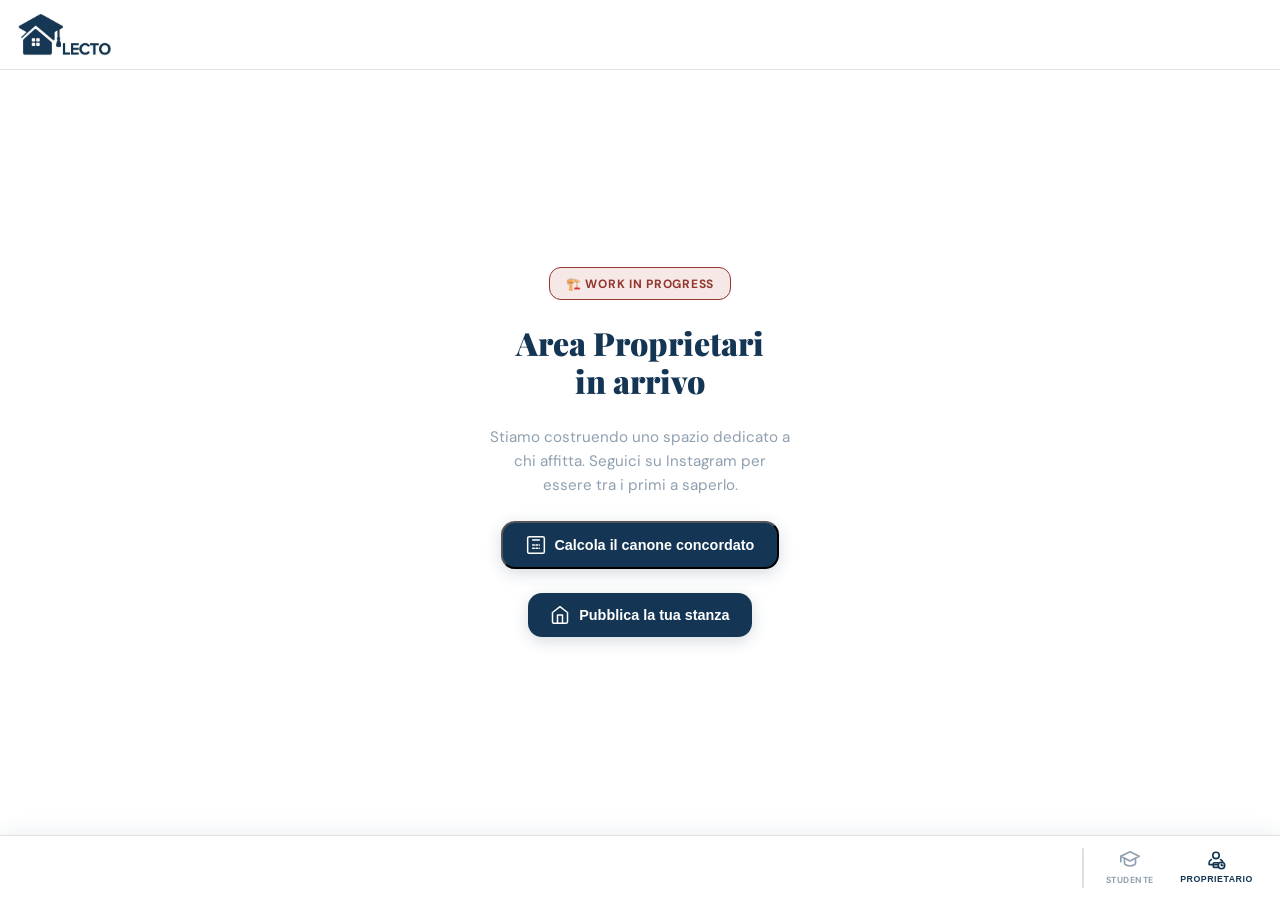
<file: proprietario.html>
<!DOCTYPE html>
<html lang="it">
<head>
<meta charset="UTF-8"/>
<meta name="viewport" content="width=device-width, initial-scale=1.0, viewport-fit=cover"/>
<meta name="apple-mobile-web-app-capable" content="yes"/>
<meta name="apple-mobile-web-app-status-bar-style" content="black-translucent"/>
<meta name="apple-mobile-web-app-title" content="LECTO"/>
<meta name="mobile-web-app-capable" content="yes"/>
<meta name="theme-color" content="#143654"/>
<title>LECTO — Proprietari</title>
<link href="https://fonts.googleapis.com/css2?family=DM+Sans:wght@400;500;600;700&family=Playfair+Display:wght@900&family=Anton&display=swap" rel="stylesheet"/>
<link rel="stylesheet" href="styles.css"/>
<style>
  html, body { height: 100%; margin: 0; }
  body { display: flex; flex-direction: column; background: var(--bg); color: var(--navy); }

  .prop-header {
    display: flex; align-items: center; padding: .85rem 1.1rem;
    border-bottom: 1.5px solid var(--border-dark);
    background: var(--bg);
  }
  .prop-header img { height: 42px !important; width: auto !important; object-fit: contain; display: block; }
  .prop-main {
    flex: 1; display: flex; flex-direction: column;
    align-items: center; justify-content: center;
    padding: 2rem 1.5rem; text-align: center; gap: 1.5rem;
  }
  .prop-wip-badge {
    background: #f5e8e7; border: 1.5px solid #93362C;
    color: #93362C; border-radius: 12px;
    padding: .45rem 1rem; font-size: .75rem; font-weight: 700;
    letter-spacing: .06em; text-transform: uppercase;
  }
  .prop-title {
    font-family: 'Playfair Display', serif; font-size: 2rem;
    font-weight: 900; color: var(--navy); line-height: 1.2;
  }
  .prop-sub {
    font-size: .95rem; color: var(--muted); max-width: 300px; line-height: 1.6;
  }
  .prop-ig {
    display: flex; align-items: center; gap: .55rem;
    background: var(--navy); color: #fff;
    padding: .75rem 1.4rem; border-radius: 14px;
    font-size: .9rem; font-weight: 600; text-decoration: none;
    box-shadow: 0 4px 16px rgba(20,54,84,.18);
    transition: opacity .2s;
  }
  .prop-ig:active { opacity: .75; }

  .prop-bottom-nav {
    flex-shrink: 0; width: 100%; background: var(--bg);
    border-top: 1.5px solid var(--border-dark);
    padding: .6rem 1rem max(calc(.6rem + env(safe-area-inset-bottom, 0px)), .6rem);
    display: flex; justify-content: flex-end; gap: .25rem;
    box-shadow: 0 -4px 20px rgba(20,54,84,.07);
  }
  .prop-nav-divider {
    width: 1.5px; background: var(--border-dark);
    margin: .15rem .4rem; border-radius: 2px;
    align-self: stretch;
  }
  .prop-nav-item {
    display: flex; flex-direction: column; align-items: center; gap: .2rem;
    background: none; border: none; color: var(--muted); cursor: pointer;
    text-decoration: none; padding: .25rem .7rem; border-radius: 10px;
    transition: color .2s;
  }
  .prop-nav-item.active { color: var(--navy); }
  .prop-nav-item-label { font-size: .55rem; font-weight: 700; text-transform: uppercase; letter-spacing: .06em; }

  /* ── FORM PROPRIETARIO ───────────────────────────────────── */
  .prop-form-btn { border: none; cursor: pointer; }

  .pf-overlay { position: fixed; inset: 0; z-index: 3000; background: rgba(13,36,56,.65); backdrop-filter: blur(4px); opacity: 0; pointer-events: none; transition: opacity .3s; }
  .pf-overlay.open { opacity: 1; pointer-events: all; }
  .pf-sheet { position: absolute; bottom: 0; left: 0; right: 0; background: var(--bg); border-radius: 22px 22px 0 0; padding: 1rem 1.25rem max(calc(1.5rem + env(safe-area-inset-bottom, 0px)), 1.5rem); max-height: 92vh; overflow-y: auto; transform: translateY(100%); transition: transform .35s cubic-bezier(.32,1,.32,1); }
  .pf-overlay.open .pf-sheet { transform: none; }
  .pf-handle { width: 36px; height: 4px; border-radius: 2px; background: var(--border-dark); margin: 0 auto .9rem; }

  .pf-step-bar { display: flex; gap: 4px; margin-bottom: 1rem; }
  .pf-step-dot { flex: 1; height: 3px; border-radius: 2px; background: var(--border-dark); transition: background .3s; }
  .pf-step-dot.done { background: var(--navy); }
  .pf-step-dot.active { background: #c99a2e; }

  .pf-title { font-family: 'Playfair Display', serif; font-size: 1.15rem; font-weight: 900; color: var(--navy); margin-bottom: .2rem; }
  .pf-sub { font-size: .8rem; color: var(--muted); margin-bottom: 1.1rem; line-height: 1.5; }

  .pf-step { display: none; }
  .pf-step.active { display: block; }

  .pf-option-grid { display: grid; grid-template-columns: 1fr 1fr; gap: .55rem; margin-bottom: 1.1rem; }
  .pf-option { display: flex; flex-direction: column; align-items: center; justify-content: center; gap: .3rem; padding: .85rem .4rem; border-radius: 14px; border: 1.5px solid var(--border); background: var(--surface); cursor: pointer; transition: border-color .2s, background .2s; text-align: center; user-select: none; -webkit-tap-highlight-color: transparent; }
  .pf-option.sel { border-color: var(--navy); background: rgba(20,54,84,.07); }
  .pf-option-icon { font-size: 1.4rem; line-height: 1; }
  .pf-option-label { font-size: .8rem; font-weight: 700; color: var(--navy); }

  .pf-label { font-size: .67rem; font-weight: 700; letter-spacing: .09em; text-transform: uppercase; color: var(--muted); margin-bottom: .3rem; display: block; }
  .pf-input { width: 100%; box-sizing: border-box; border: 1.5px solid var(--border-dark); border-radius: 12px; padding: .72rem .9rem; font-size: .9rem; font-family: inherit; color: var(--navy); background: var(--surface); margin-bottom: .75rem; -webkit-appearance: none; appearance: none; }
  .pf-input:focus { outline: none; border-color: var(--navy); }
  select.pf-input { background-image: url("data:image/svg+xml,%3Csvg xmlns='http://www.w3.org/2000/svg' width='12' height='12' viewBox='0 0 24 24' fill='none' stroke='%23888' stroke-width='2' stroke-linecap='round' stroke-linejoin='round'%3E%3Cpolyline points='6 9 12 15 18 9'/%3E%3C/svg%3E"); background-repeat: no-repeat; background-position: right .75rem center; padding-right: 2rem; }
  .pf-row2 { display: grid; grid-template-columns: 1fr 1fr; gap: .55rem; }

  .pf-toggle-row { display: flex; align-items: center; justify-content: space-between; padding: .72rem .9rem; border-radius: 12px; background: var(--surface); border: 1.5px solid var(--border); margin-bottom: .75rem; cursor: pointer; -webkit-tap-highlight-color: transparent; }
  .pf-toggle-lbl { font-size: .88rem; font-weight: 600; color: var(--navy); }
  .pf-toggle { width: 44px; height: 26px; border-radius: 13px; background: var(--border-dark); position: relative; transition: background .2s; flex-shrink: 0; pointer-events: none; }
  .pf-toggle.on { background: var(--navy); }
  .pf-toggle::after { content: ''; position: absolute; top: 3px; left: 3px; width: 20px; height: 20px; border-radius: 50%; background: #fff; transition: transform .2s; box-shadow: 0 1px 4px rgba(0,0,0,.2); }
  .pf-toggle.on::after { transform: translateX(18px); }

  .pf-service-grid { display: grid; grid-template-columns: 1fr 1fr; gap: .45rem; margin-bottom: 1rem; }
  .pf-service { display: flex; align-items: center; gap: .5rem; padding: .62rem .7rem; border-radius: 11px; border: 1.5px solid var(--border); background: var(--surface); cursor: pointer; transition: border-color .2s, background .2s; user-select: none; -webkit-tap-highlight-color: transparent; }
  .pf-service.sel { border-color: var(--navy); background: rgba(20,54,84,.07); }
  .pf-service-box { width: 18px; height: 18px; border-radius: 5px; border: 1.5px solid var(--border-dark); display: flex; align-items: center; justify-content: center; flex-shrink: 0; transition: background .2s, border-color .2s; }
  .pf-service.sel .pf-service-box { background: var(--navy); border-color: var(--navy); }
  .pf-service-name { font-size: .8rem; font-weight: 600; color: var(--navy); }

  .pf-btn-row { display: flex; gap: .5rem; margin-top: .6rem; }
  .pf-btn-back { flex: 0 0 auto; background: none; border: 1.5px solid var(--border-dark); color: var(--muted); border-radius: 12px; padding: .78rem 1rem; font-size: .88rem; font-weight: 600; cursor: pointer; font-family: inherit; }
  .pf-btn-next { flex: 1; background: var(--navy); color: #fff; border: none; border-radius: 12px; padding: .82rem; font-size: .95rem; font-weight: 700; cursor: pointer; font-family: inherit; transition: opacity .2s; }
  .pf-btn-next:active { opacity: .8; }

  .pf-success { text-align: center; padding: 2.5rem 1rem 1rem; }
  .pf-success-icon { font-size: 2.8rem; margin-bottom: .8rem; }
  .pf-success-title { font-family: 'Playfair Display', serif; font-size: 1.45rem; font-weight: 900; color: var(--navy); margin-bottom: .5rem; }
  .pf-success-sub { font-size: .88rem; color: var(--muted); line-height: 1.6; margin-bottom: 1.5rem; }
  .pf-btn-close { background: var(--navy); color: #fff; border: none; border-radius: 12px; padding: .82rem 2rem; font-size: .95rem; font-weight: 700; cursor: pointer; font-family: inherit; }
</style>
<script data-goatcounter="https://lecto2025.goatcounter.com/count" async src="//gc.zgo.at/count.js"></script>
</head>
<body>
  <header class="prop-header">
    <img src="[data-uri]" alt="LECTO logo"/>
  </header>

  <main class="prop-main">
    <div class="prop-wip-badge">🏗️ Work in progress</div>
    <div class="prop-title">Area Proprietari<br>in arrivo</div>
    <div class="prop-sub">Stiamo costruendo uno spazio dedicato a chi affitta. Seguici su Instagram per essere tra i primi a saperlo.</div>
    <button class="prop-ig" onclick="window.location.href='calcolatore.html'">
      <svg width="20" height="20" viewBox="0 0 24 24" fill="none" stroke="currentColor" stroke-width="1.8" stroke-linecap="round" stroke-linejoin="round"><rect x="2" y="2" width="20" height="20" rx="2"/><line x1="8" y1="6" x2="16" y2="6"/><line x1="8" y1="12" x2="10" y2="12"/><line x1="12" y1="12" x2="14" y2="12"/><line x1="16" y1="12" x2="16" y2="12"/><line x1="8" y1="16" x2="10" y2="16"/><line x1="12" y1="16" x2="14" y2="16"/><line x1="16" y1="16" x2="16" y2="16"/></svg>
      Calcola il canone concordato
    </button>
    <button class="prop-ig prop-form-btn" onclick="openPropForm()">
      <svg width="20" height="20" viewBox="0 0 24 24" fill="none" stroke="currentColor" stroke-width="1.8" stroke-linecap="round" stroke-linejoin="round"><path d="M3 9l9-7 9 7v11a2 2 0 01-2 2H5a2 2 0 01-2-2z"/><polyline points="9 22 9 12 15 12 15 22"/></svg>
      Pubblica la tua stanza
    </button>
  </main>

  <nav class="prop-bottom-nav">
    <div class="prop-nav-divider"></div>
    <!-- Studente -->
    <a href="index.html" class="prop-nav-item" title="Studente">
      <svg width="22" height="22" viewBox="0 0 24 24" fill="none" stroke="currentColor" stroke-width="1.8" stroke-linecap="round" stroke-linejoin="round"><path d="M12 3L2 8l10 5 10-5-10-5z"/><path d="M2 8v6"/><path d="M6 10.5v5c0 1.5 2.7 3 6 3s6-1.5 6-3v-5"/></svg>
      <span class="prop-nav-item-label">Studente</span>
    </a>
    <!-- Proprietario (pagina corrente) -->
    <button class="prop-nav-item active" title="Proprietario">
      <svg width="22" height="22" viewBox="0 0 24 24" fill="none" stroke="currentColor" stroke-width="1.8" stroke-linecap="round" stroke-linejoin="round"><circle cx="12" cy="7" r="3.5"/><path d="M17 11.5c1.5.8 2.5 2.2 2.5 3.5v2h-15v-2c0-1.3 1-2.7 2.5-3.5"/><rect x="9" y="15" width="6" height="5" rx="1"/><circle cx="18" cy="18" r="3.5" fill="var(--bg)" stroke="currentColor"/><path d="M18 16.5v1.5h1.5" stroke-linecap="round"/></svg>
      <span class="prop-nav-item-label">Proprietario</span>
    </button>
  </nav>

<!-- ── FORM PROPRIETARIO OVERLAY ─────────────────────────── -->
<div class="pf-overlay" id="pfOverlay" onclick="pfOutsideClick(event)">
  <div class="pf-sheet" id="pfSheet">
    <div class="pf-handle"></div>

    <!-- Step bar -->
    <div class="pf-step-bar" id="pfStepBar">
      <div class="pf-step-dot active" id="pfd0"></div>
      <div class="pf-step-dot" id="pfd1"></div>
      <div class="pf-step-dot" id="pfd2"></div>
      <div class="pf-step-dot" id="pfd3"></div>
      <div class="pf-step-dot" id="pfd4"></div>
    </div>

    <!-- Step 1: Tipo di alloggio -->
    <div class="pf-step active" id="pfStep0">
      <div class="pf-title">Che cosa vuoi affittare?</div>
      <div class="pf-sub">Seleziona il tipo di alloggio che vuoi pubblicare.</div>
      <div class="pf-option-grid">
        <div class="pf-option" id="pfTipo-singola" onclick="pfSelectTipo('singola')">
          <div class="pf-option-icon">🛏</div>
          <div class="pf-option-label">Stanza singola</div>
        </div>
        <div class="pf-option" id="pfTipo-doppia" onclick="pfSelectTipo('doppia')">
          <div class="pf-option-icon">🛏🛏</div>
          <div class="pf-option-label">Stanza doppia</div>
        </div>
        <div class="pf-option" id="pfTipo-posto" onclick="pfSelectTipo('posto')">
          <div class="pf-option-icon">🛋</div>
          <div class="pf-option-label">Posto letto</div>
        </div>
        <div class="pf-option" id="pfTipo-app" onclick="pfSelectTipo('app')">
          <div class="pf-option-icon">🏠</div>
          <div class="pf-option-label">Appartamento intero</div>
        </div>
      </div>
      <div class="pf-btn-row">
        <button class="pf-btn-next" onclick="pfNext(0)">Avanti</button>
      </div>
    </div>

    <!-- Step 2: Posizione -->
    <div class="pf-step" id="pfStep1">
      <div class="pf-title">Dove si trova?</div>
      <div class="pf-sub">Inserisci l'indirizzo e la zona dell'alloggio.</div>

      <label class="pf-label" for="pfVia">Via / Indirizzo</label>
      <input class="pf-input" id="pfVia" type="text" placeholder="Es. Via Poncione 14" autocomplete="street-address"/>

      <div class="pf-row2">
        <div>
          <label class="pf-label" for="pfZona">Zona</label>
          <select class="pf-input" id="pfZona">
            <option value="">Seleziona…</option>
            <option>Via Poncione</option>
            <option>Via Isola</option>
            <option>Centro storico</option>
            <option>Altra zona</option>
          </select>
        </div>
        <div>
          <label class="pf-label" for="pfPiano">Piano</label>
          <select class="pf-input" id="pfPiano">
            <option value="">Seleziona…</option>
            <option>Piano terra</option>
            <option>1° piano</option>
            <option>2° piano</option>
            <option>3° piano</option>
            <option>4° piano o superiore</option>
          </select>
        </div>
      </div>

      <div class="pf-btn-row">
        <button class="pf-btn-back" onclick="pfBack(1)">Indietro</button>
        <button class="pf-btn-next" onclick="pfNext(1)">Avanti</button>
      </div>
    </div>

    <!-- Step 3: Prezzo & dettagli -->
    <div class="pf-step" id="pfStep2">
      <div class="pf-title">Prezzo e dettagli</div>
      <div class="pf-sub">Indicaci il canone e le caratteristiche principali.</div>

      <div class="pf-row2">
        <div>
          <label class="pf-label" for="pfPrezzo">Prezzo €/mese</label>
          <input class="pf-input" id="pfPrezzo" type="number" min="100" max="5000" placeholder="Es. 450" inputmode="numeric"/>
        </div>
        <div>
          <label class="pf-label" for="pfMq">Superficie (m²)</label>
          <input class="pf-input" id="pfMq" type="number" min="5" max="500" placeholder="Es. 18" inputmode="numeric"/>
        </div>
      </div>

      <div class="pf-toggle-row" onclick="pfToggleIncluso()">
        <span class="pf-toggle-lbl">Tutto incluso (utenze, WiFi…)</span>
        <div class="pf-toggle" id="pfToggleIncluso"></div>
      </div>

      <label class="pf-label" for="pfDa">Disponibile da</label>
      <select class="pf-input" id="pfDa">
        <option value="">Seleziona…</option>
        <option>Settembre 2026</option>
        <option>Ottobre 2026</option>
        <option>Novembre 2026</option>
        <option>Dicembre 2026</option>
        <option>Gennaio 2027</option>
        <option>Febbraio 2027</option>
        <option>Marzo 2027</option>
        <option>Aprile 2027</option>
        <option>Maggio 2027</option>
        <option>Giugno 2027</option>
        <option>Luglio 2027</option>
        <option>Agosto 2027</option>
        <option>Settembre 2027</option>
        <option>Non ancora definito</option>
      </select>

      <div class="pf-btn-row">
        <button class="pf-btn-back" onclick="pfBack(2)">Indietro</button>
        <button class="pf-btn-next" onclick="pfNext(2)">Avanti</button>
      </div>
    </div>

    <!-- Step 4: Servizi -->
    <div class="pf-step" id="pfStep3">
      <div class="pf-title">Cosa è incluso?</div>
      <div class="pf-sub">Seleziona tutti i servizi disponibili nell'alloggio.</div>
      <div class="pf-service-grid" id="pfServiceGrid">
        <!-- Populated by JS -->
      </div>
      <div class="pf-btn-row">
        <button class="pf-btn-back" onclick="pfBack(3)">Indietro</button>
        <button class="pf-btn-next" onclick="pfNext(3)">Avanti</button>
      </div>
    </div>

    <!-- Step 5: Contatti -->
    <div class="pf-step" id="pfStep4">
      <div class="pf-title">I tuoi contatti</div>
      <div class="pf-sub">Come possiamo metterci in contatto con te?</div>

      <label class="pf-label" for="pfNome">Nome e cognome *</label>
      <input class="pf-input" id="pfNome" type="text" placeholder="Es. Marco Bianchi" autocomplete="name"/>

      <div class="pf-row2">
        <div>
          <label class="pf-label" for="pfTel">Telefono *</label>
          <input class="pf-input" id="pfTel" type="tel" placeholder="+39 333 1234567" autocomplete="tel"/>
        </div>
        <div>
          <label class="pf-label" for="pfEmail">Email</label>
          <input class="pf-input" id="pfEmail" type="email" placeholder="tu@mail.com" autocomplete="email"/>
        </div>
      </div>

      <label class="pf-label" for="pfNote">Note aggiuntive</label>
      <textarea class="pf-input" id="pfNote" rows="3" placeholder="Es. arredata, balcone, vicina al Politecnico…" style="resize:none;"></textarea>

      <div class="pf-btn-row">
        <button class="pf-btn-back" onclick="pfBack(4)">Indietro</button>
        <button class="pf-btn-next" onclick="pfSubmit()">Invia richiesta</button>
      </div>
    </div>

    <!-- Successo -->
    <div class="pf-step" id="pfStepSuccess">
      <div class="pf-success">
        <div class="pf-success-icon">✅</div>
        <div class="pf-success-title">Richiesta inviata!</div>
        <div class="pf-success-sub">Abbiamo ricevuto le informazioni sul tuo alloggio. Ti contatteremo a breve per discutere i dettagli della pubblicazione.</div>
        <button class="pf-btn-close" onclick="closePropForm()">Chiudi</button>
      </div>
    </div>

  </div><!-- /pf-sheet -->
</div><!-- /pf-overlay -->

<script>
// ── PROP FORM STATE ────────────────────────────────────────
const pfData = {
  tipo: null,
  incluso: false,
  servizi: new Set(),
};
const TOTAL_STEPS = 5;

const PF_SERVICES = [
  { id: 'WiFi', label: 'WiFi' },
  { id: 'Lavatrice', label: 'Lavatrice' },
  { id: 'Lavastoviglie', label: 'Lavastoviglie' },
  { id: 'Riscaldamento', label: 'Riscaldamento' },
  { id: 'Aria condizionata', label: 'Aria cond.' },
  { id: 'Parcheggio', label: 'Parcheggio' },
  { id: 'Ascensore', label: 'Ascensore' },
  { id: 'Balcone', label: 'Balcone' },
  { id: 'Arredato', label: 'Arredato' },
  { id: 'Cantina', label: 'Cantina' },
];

// ── INIT SERVICES ──────────────────────────────────────────
(function initServices() {
  const grid = document.getElementById('pfServiceGrid');
  grid.innerHTML = PF_SERVICES.map(s => `
    <div class="pf-service" id="pfSrv-${s.id}" onclick="pfToggleService('${s.id}')">
      <div class="pf-service-box">
        <svg width="11" height="11" viewBox="0 0 24 24" fill="none" stroke="#fff" stroke-width="3" stroke-linecap="round" stroke-linejoin="round"><polyline points="20 6 9 17 4 12"/></svg>
      </div>
      <span class="pf-service-name">${s.label}</span>
    </div>
  `).join('');
})();

// ── OPEN / CLOSE ───────────────────────────────────────────
function openPropForm() {
  document.getElementById('pfOverlay').classList.add('open');
  document.body.style.overflow = 'hidden';
  pfGoTo(0);
}
function closePropForm() {
  document.getElementById('pfOverlay').classList.remove('open');
  document.body.style.overflow = '';
}
function pfOutsideClick(e) {
  if (e.target === document.getElementById('pfOverlay')) closePropForm();
}

// ── STEP NAVIGATION ────────────────────────────────────────
function pfGoTo(step) {
  // Hide all steps
  document.querySelectorAll('.pf-step').forEach(el => el.classList.remove('active'));
  // Show target
  const target = step === 'success' ? document.getElementById('pfStepSuccess') : document.getElementById('pfStep' + step);
  if (target) target.classList.add('active');
  // Update step bar
  for (let i = 0; i < TOTAL_STEPS; i++) {
    const dot = document.getElementById('pfd' + i);
    if (!dot) continue;
    dot.className = 'pf-step-dot' + (i < step ? ' done' : i === step ? ' active' : '');
  }
  // Scroll sheet to top
  document.getElementById('pfSheet').scrollTop = 0;
}

function pfNext(currentStep) {
  // Validate
  if (currentStep === 0 && !pfData.tipo) { alert('Seleziona il tipo di alloggio.'); return; }
  if (currentStep === 1) {
    if (!document.getElementById('pfVia').value.trim()) { alert('Inserisci l\'indirizzo.'); return; }
    if (!document.getElementById('pfZona').value) { alert('Seleziona la zona.'); return; }
  }
  if (currentStep === 2) {
    if (!document.getElementById('pfPrezzo').value) { alert('Inserisci il prezzo mensile.'); return; }
    if (!document.getElementById('pfDa').value) { alert('Seleziona la disponibilità.'); return; }
  }
  pfGoTo(currentStep + 1);
}

function pfBack(currentStep) {
  pfGoTo(currentStep - 1);
}

// ── TIPO SELECTION ─────────────────────────────────────────
function pfSelectTipo(tipo) {
  pfData.tipo = tipo;
  document.querySelectorAll('.pf-option').forEach(el => el.classList.remove('sel'));
  document.getElementById('pfTipo-' + tipo).classList.add('sel');
}

// ── TOGGLE INCLUSO ─────────────────────────────────────────
function pfToggleIncluso() {
  pfData.incluso = !pfData.incluso;
  document.getElementById('pfToggleIncluso').classList.toggle('on', pfData.incluso);
}

// ── SERVICE TOGGLE ─────────────────────────────────────────
function pfToggleService(id) {
  const el = document.getElementById('pfSrv-' + id);
  if (pfData.servizi.has(id)) {
    pfData.servizi.delete(id);
    el.classList.remove('sel');
  } else {
    pfData.servizi.add(id);
    el.classList.add('sel');
  }
}

// ── SUBMIT ─────────────────────────────────────────────────
function pfSubmit() {
  const nome = document.getElementById('pfNome').value.trim();
  const tel  = document.getElementById('pfTel').value.trim();
  if (!nome) { alert('Inserisci il tuo nome.'); return; }
  if (!tel)  { alert('Inserisci un numero di telefono.'); return; }

  const tipoMap = { singola: 'Stanza singola', doppia: 'Stanza doppia', posto: 'Posto letto', app: 'Appartamento intero' };
  const payload = {
    tipo:     'proprietario',
    alloggio: tipoMap[pfData.tipo] || pfData.tipo,
    via:      document.getElementById('pfVia').value.trim(),
    zona:     document.getElementById('pfZona').value,
    piano:    document.getElementById('pfPiano').value,
    prezzo:   document.getElementById('pfPrezzo').value,
    mq:       document.getElementById('pfMq').value,
    incluso:  pfData.incluso ? 'Sì' : 'No',
    da:       document.getElementById('pfDa').value,
    servizi:  Array.from(pfData.servizi).join(', '),
    nome:     nome,
    tel:      tel,
    email:    document.getElementById('pfEmail').value.trim(),
    note:     document.getElementById('pfNote').value.trim(),
    ts:       new Date().toISOString(),
  };

  // Save locally
  try {
    const existing = JSON.parse(localStorage.getItem('lecto_prop_submissions') || '[]');
    existing.push(payload);
    localStorage.setItem('lecto_prop_submissions', JSON.stringify(existing));
  } catch(_) {}

  // Send to GAS endpoint (same as waitlist)
  const endpoint = 'https://script.google.com/macros/s/AKfycbxgJCgbWu4s6TGdP88vqIXNAyXT4UHIWzM0tx8AQQ3RCaFvymmTOfnzBI9yWzQyBmu1Mw/exec';
  if (endpoint) {
    fetch(endpoint, {
      method: 'POST',
      mode: 'no-cors',
      headers: { 'Content-Type': 'text/plain' },
      body: JSON.stringify(payload),
    }).catch(() => {});
  }

  pfGoTo('success');
}
</script>
</body>
</html>
</file>
<file: styles.css>
:root {
  --navy: #143654;
  --navy-d: #0d2438;
  --navy-l: #1d4d78;
  --gold: #e5b34c;
  --gold-l: #f0c96a;
  --gold-pale: #fdf5e4;
  --bg: #ffffff;
  --surface: #ffffff;
  --border: #f0f0f0;
  --border-dark: #e0e0e0;
  --muted: #8fa0b0;
  --text: #143654;
  --text-sm: #6a8099;
  --green: #16a34a;
  --green-bg: rgba(22,163,74,.1);
  --font-title: 'Cooper BT', 'Cooper Black', Georgia, serif;
  --font-body: 'DM Sans', system-ui, sans-serif;
  --safe-bottom: env(safe-area-inset-bottom, 0px);
  --safe-top: env(safe-area-inset-top, 0px);
}

/* ── TOUCH & CROSS-BROWSER FIXES ── */
/* Prevent iOS zoom on input focus (font-size must be >= 16px or use this) */
input, select, textarea { font-size: 16px; }
/* Minimum touch target 44x44px (Apple HIG) */
button, .nav-item, .custom-select-trigger, .custom-select-option,
.map-pin, .room-card, .mini-card {
  -webkit-tap-highlight-color: transparent;
  touch-action: manipulation; /* removes 300ms tap delay */
}
/* Prevent text selection on interactive elements */
button, .nav-item, .custom-select-trigger, .map-pin { user-select: none; -webkit-user-select: none; }

*,*::before,*::after { box-sizing: border-box; margin: 0; padding: 0; }
html { height: 100%; height: -webkit-fill-available; -webkit-tap-highlight-color: transparent; }
body {
  font-family: var(--font-body); background: #f4f4f0; color: var(--navy);
  height: 100%; height: -webkit-fill-available;
  overflow: hidden; -webkit-font-smoothing: antialiased;
  cursor: pointer; /* iOS Safari: enables click events on document */
}
.app {
  max-width: 430px; margin: 0 auto;
  height: 100vh; height: 100dvh; /* dvh fallback */
  background: var(--bg); position: relative;
  border-left: 1px solid var(--border); border-right: 1px solid var(--border);
  display: flex; flex-direction: column;
  box-shadow: 0 0 60px rgba(0,0,0,.08); overflow: hidden;
  /* iOS safe areas */
  padding-top: env(safe-area-inset-top, 0px);
}

/* ── HEADER ── */
.header { flex-shrink: 0; z-index: 1000; background: var(--bg); padding: .5rem 1.25rem; display: flex; align-items: center; justify-content: space-between; border-bottom: 2px solid var(--navy); }
.header-logo { display: flex; align-items: center; gap: .5rem; text-decoration: none; margin-left: -0.5rem; }
.header-logo svg { display: none; }
.header-logo img { height: 42px !important; width: auto !important; object-fit: contain; display: block; }
.header-logo-text { display: none; }
.header-right { display: flex; align-items: center; gap: .5rem; }
.header-badge { font-size: .65rem; font-weight: 700; letter-spacing: .1em; text-transform: uppercase; padding: 3px 12px; border: 1px solid var(--navy); color: var(--navy); border-radius: 999px; }
.header-btn { width: 32px; height: 32px; background: none; border: 1px solid var(--navy); display: flex; align-items: center; justify-content: center; font-size: .9rem; cursor: pointer; color: var(--navy); border-radius: 10px; }

/* ── HAMBURGER MENU ── */
.menu-wrap { position: relative; }
.menu-btn { width: 32px; height: 32px; background: none; border: 1px solid var(--navy); display: flex; flex-direction: column; align-items: center; justify-content: center; gap: 4px; cursor: pointer; border-radius: 10px; padding: 0; }
.menu-btn span { display: block; width: 14px; height: 2px; background: var(--navy); border-radius: 2px; transition: transform .2s, opacity .2s; }
.menu-btn.open span:nth-child(1) { transform: translateY(6px) rotate(45deg); }
.menu-btn.open span:nth-child(2) { opacity: 0; }
.menu-btn.open span:nth-child(3) { transform: translateY(-6px) rotate(-45deg); }
.menu-dropdown {
  position: fixed; top: auto; right: 0;
  background: var(--bg); border: 1.5px solid var(--navy);
  border-radius: 0 0 14px 14px; min-width: 200px;
  box-shadow: 0 8px 32px rgba(20,54,84,.15);
  z-index: 2000; overflow: hidden;
  max-height: 0; opacity: 0; pointer-events: none;
  transition: max-height .28s cubic-bezier(.4,0,.2,1), opacity .2s ease;
}
.menu-dropdown.open { max-height: 400px; opacity: 1; pointer-events: all; }
.menu-item {
  display: flex; align-items: center; gap: .75rem;
  padding: .85rem 1.25rem; font-size: .875rem; font-weight: 600;
  color: var(--navy); cursor: pointer; text-decoration: none;
  border-top: 1px solid var(--border);
  transition: background .12s;
  -webkit-tap-highlight-color: transparent;
}
.menu-item:first-child { border-top: none; }
.menu-item:hover, .menu-item:active { background: #f5f7f9; }
.menu-item svg { flex-shrink: 0; opacity: .6; }
.menu-item-label { flex: 1; }
.menu-item-arrow { opacity: .3; font-size: .7rem; }

/* ── VISTE (STANZE / MAPPA) ── */
main { flex: 1; min-height: 0; display: flex; flex-direction: column; overflow: hidden; }
.view-content { flex: 1; display: none; min-height: 0; overflow: hidden; }
.view-content.active { display: flex; flex-direction: column; }
#view-stanze.active { overflow-y: hidden; display: flex; flex-direction: column; }
.stanze-scroll {
  flex: 1; min-height: 0;
  overflow-y: auto;
  -webkit-overflow-scrolling: touch; /* iOS momentum scroll */
  overscroll-behavior-y: contain;   /* prevent page bounce */
}

/* Hero collapse */
.hero-strip { overflow: hidden; }


/* ── MAPPA ── */
#view-mappa.active { position: relative; padding: 0; gap: 0; background: var(--bg); }
.map-box { flex: 1; min-height: 200px; position: relative; border-radius: 0; overflow: hidden; border: none; box-shadow: none; background: #e8e4dc; }
.map-box iframe { width: 100%; height: 100%; border: none; display: block; }
/* CSS Pins */
.map-pin {
  position: absolute; transform: translate(-50%, -100%);
  cursor: pointer; z-index: 10;
  filter: drop-shadow(0 2px 4px rgba(20,54,84,.3));
  transition: transform .18s cubic-bezier(.34,1.56,.64,1), filter .18s;
}
.map-pin:hover, .map-pin.active {
  transform: translate(-50%, -100%) scale(1.25);
  filter: drop-shadow(0 4px 8px rgba(20,54,84,.45));
}
.map-pin svg .pin-bg { fill: #fff; }
.map-pin.gold svg .pin-bg { fill: #fdf5e4; stroke: #e5b34c !important; }
.map-pin.active svg .pin-bg { fill: var(--navy); }
.map-pin.gold.active svg .pin-bg { fill: #e5b34c; }
.map-pin svg .pin-num { fill: var(--navy); }
.map-pin.active svg .pin-num { fill: #fff; }
.map-pin.gold svg .pin-num { fill: #8a6010; }
.map-pin.gold.active svg .pin-num { fill: var(--navy); }
.pin-label {
  font-family: var(--font-body); font-size: .65rem; font-weight: 700;
  color: var(--navy); text-align: center; margin-top: 2px;
  white-space: nowrap; background: rgba(255,255,255,.92);
  border-radius: 4px; padding: 1px 5px;
  box-shadow: 0 1px 3px rgba(0,0,0,.12);
}
/* Poli marker */
.map-poli {
  position: absolute; transform: translate(-50%, -100%);
  background: var(--navy); color: #fff; border-radius: 7px;
  padding: 4px 8px; font-size: .62rem; font-weight: 700;
  font-family: 'DM Sans',sans-serif; white-space: nowrap;
  box-shadow: 0 2px 8px rgba(20,54,84,.35); z-index: 9;
  pointer-events: none;
}
.map-poli::after {
  content: ''; position: absolute; top: 100%; left: 50%;
  transform: translateX(-50%);
  border: 5px solid transparent; border-top-color: var(--navy);
}

/* Map bottom card */
.map-card {
  position: absolute;
  bottom: 0; left: 0; right: 0;
  background: var(--bg);
  border-radius: 20px 20px 0 0;
  border: none;
  box-shadow: 0 -6px 28px rgba(20,54,84,.18);
  padding: .75rem 1.25rem 1.2rem;
  display: block;
  transform: translateY(110%);
  transition: transform .32s cubic-bezier(.4,0,.2,1);
  z-index: 1000;
}
.map-card.visible { transform: translateY(0); }
.map-card-handle {
  display: block;
  width: 36px; height: 4px;
  border-radius: 2px;
  background: #d0d5db;
  margin: 0 auto .8rem;
  cursor: pointer;
}
.map-card-header { display: flex; align-items: flex-start; justify-content: space-between; margin-bottom: .65rem; }
.map-card-nav-btns { display: flex; gap: .5rem; margin-bottom: .75rem; }
.map-rooms-list { display: flex; flex-direction: column; gap: .5rem; max-height: 220px; overflow-y: auto; }
.mc-room-row { display: flex; align-items: center; gap: .75rem; padding: .6rem .75rem; background: var(--surface); border: 1.5px solid var(--border); border-radius: 12px; cursor: pointer; -webkit-tap-highlight-color: transparent; transition: background .12s; }
.mc-room-row:active { background: #f0f4f8; }
.mc-room-thumb { width: 52px; height: 52px; border-radius: 10px; background: var(--border); flex-shrink: 0; position: relative; overflow: hidden; }
.mc-room-info { flex: 1; min-width: 0; }
.mc-room-name { font-size: .8rem; font-weight: 700; color: var(--navy); margin-bottom: .1rem; white-space: nowrap; overflow: hidden; text-overflow: ellipsis; }
.mc-room-price { font-family: var(--font-title); font-weight: 900; font-size: .95rem; color: var(--gold); margin-bottom: .2rem; }
.mc-room-price sup { font-size: .6rem; vertical-align: super; }
.mc-room-price sub { font-size: .6rem; font-weight: 400; color: var(--muted); }
.mc-room-tags { display: flex; gap: .3rem; flex-wrap: wrap; }

.map-card-inner { display: flex; gap: .9rem; align-items: center; margin-bottom: .9rem; }
.map-card-thumb {
  width: 72px; height: 60px; border-radius: 10px; overflow: hidden; flex-shrink: 0;
  background: linear-gradient(140deg,var(--navy-d),var(--navy-l));
  display: flex; align-items: center; justify-content: center; font-size: 1.8rem;
}
.map-card-thumb img { width: 100%; height: 100%; object-fit: cover; object-position: center 25%; }
.map-card-info { flex: 1; min-width: 0; }
.map-card-zone { font-size: .58rem; font-weight: 700; letter-spacing: .12em; text-transform: uppercase; color: var(--muted); margin-bottom: .15rem; }
.map-card-name { font-family: var(--font-title); font-weight: 900; font-size: 1.05rem; color: var(--navy); line-height: 1.1; margin-bottom: .3rem; white-space: nowrap; overflow: hidden; text-overflow: ellipsis; }
.map-card-row { display: flex; align-items: center; gap: .5rem; }
.map-card-price { font-family: var(--font-title); font-weight: 900; font-size: 1.1rem; color: var(--gold); }
.map-card-walk { font-size: .7rem; color: var(--muted); }
.map-card-actions { display: flex; gap: .5rem; }
.map-card-btn-route {
  flex: 1; padding: .6rem .4rem; border-radius: 10px;
  background: rgba(20,54,84,.07); border: 1.5px solid var(--navy);
  color: var(--navy); font-size: .72rem; font-weight: 700;
  cursor: pointer; display: flex; align-items: center; justify-content: center; gap: .35rem;
  font-family: var(--font-body);
}
.map-card-btn-detail {
  flex-shrink: 0; width: 42px; padding: .6rem .4rem; border-radius: 10px;
  background: var(--gold); border: none;
  color: var(--navy); font-size: .85rem; font-weight: 900;
  font-family: var(--font-title); cursor: pointer;
}

/* Route info badge */

/* ── HERO ── */
.hero-strip { background: var(--navy); padding: 1rem 1.25rem 1.1rem; position: relative; overflow: hidden; flex-shrink: 0; }

/* ── STANZE CONTENT (filters + scroll, stacked on mobile/tablet, side-by-side on desktop) ── */
.stanze-content { flex: 1; min-height: 0; display: flex; flex-direction: column; overflow: hidden; }
.hero-strip::after { display: none; }
.hero-eyebrow { font-size: .58rem; font-weight: 700; letter-spacing: .2em; text-transform: uppercase; color: rgba(255,255,255,.45); margin-bottom: .35rem; }
.hero-title { font-family: var(--font-title); font-weight: 900; font-size: 1.55rem; color: #fff; line-height: 1.1; margin-bottom: .35rem; }
.hero-title em { color: var(--gold); font-style: normal; }
.hero-sub { font-size: .78rem; color: rgba(255,255,255,.5); line-height: 1.5; margin-bottom: 0; }

/* ── FILTERS ── */
/* ── FILTRI BAR ── */
.filters-bar {
  background: var(--bg);
  border-bottom: 1.5px solid var(--border);
  position: sticky;
  top: 0;
  z-index: 100;
  flex-shrink: 0;
}
.filters-toggle {
  display: flex; align-items: center; justify-content: space-between;
  padding: .65rem 1.25rem;
  cursor: pointer;
  user-select: none;
  -webkit-tap-highlight-color: transparent;
}
.filters-toggle-left {
  display: flex; align-items: center; gap: .6rem;
}
.filters-toggle-label {
  font-size: .7rem; font-weight: 800; letter-spacing: .12em;
  text-transform: uppercase; color: var(--navy);
}
.filters-toggle-chips {
  display: flex; gap: .4rem;
}
.filters-chip {
  font-size: .6rem; font-weight: 700; color: var(--navy);
  background: var(--gold-pale); border: 1px solid #e5b34c;
  border-radius: 999px; padding: 2px 8px;
  opacity: 0; transition: opacity .2s;
}
.filters-chip.visible { opacity: 1; }
.filters-toggle-arrow {
  transition: transform .28s cubic-bezier(.4,0,.2,1);
  margin-right: 10px;
}
.filters-bar.open .filters-toggle-arrow { transform: rotate(180deg); }
.filters-panel {
  max-height: 0; overflow: hidden;
  transition: max-height .32s cubic-bezier(.4,0,.2,1);
}
.filters-bar.open .filters-panel { max-height: 400px; }
.filters-inner { padding: .75rem 1.25rem 1rem; display: flex; flex-direction: column; gap: .75rem; }
.filters-row { display: flex; flex-direction: column; gap: .75rem; }
.filter-group { width: 100%; }
.filter-label { display: block; font-size: .6rem; font-weight: 700; letter-spacing: .12em; text-transform: uppercase; color: var(--muted); margin-bottom: .4rem; }

/* Custom dropdown */
.custom-select { position: relative; user-select: none; }
.custom-select-trigger {
  width: 100%; display: flex; align-items: center; justify-content: space-between;
  font-family: var(--font-body); font-size: .875rem; font-weight: 600; color: var(--navy);
  background: #f5f7f9; border: 1.5px solid var(--border-dark);
  padding: .55rem .8rem; border-radius: 10px; cursor: pointer;
  transition: border-color .2s;
}
.custom-select.open .custom-select-trigger { border-color: var(--navy); border-radius: 10px 10px 0 0; }
.custom-select-trigger svg { flex-shrink: 0; transition: transform .2s; }
.custom-select.open .custom-select-trigger svg { transform: rotate(180deg); }
.custom-select-options {
  position: fixed; left: 0; right: 0; top: auto;
  background: #fff; border: 1.5px solid var(--navy); border-top: none;
  border-radius: 0 0 10px 10px;
  overflow: hidden; z-index: 9999;
  max-height: 0; opacity: 0; pointer-events: none;
  transition: max-height .22s ease, opacity .18s ease;
}
.custom-select.open .custom-select-options { max-height: 200px; opacity: 1; pointer-events: all; }
.custom-select-option {
  padding: .65rem .9rem; font-size: .875rem; font-weight: 500; color: var(--navy);
  cursor: pointer; transition: background .12s;
  border-top: 1px solid var(--border);
}
.custom-select-option:first-child { border-top: none; }
.custom-select-option:hover { background: #f0f4f8; }
.custom-select-option.selected { font-weight: 700; background: var(--gold-pale); color: #8a6010; }
.custom-select-option:last-child { border-radius: 0 0 8px 8px; }

/* ── HISTOGRAM ── */
.histo-label-row { display: flex; justify-content: space-between; margin-bottom: .3rem; }
.histo-price-label { font-size: .65rem; font-weight: 700; color: var(--navy); }
.histo-bars { display: flex; align-items: flex-end; gap: 2px; height: 32px; }
.hbar { flex: 1; min-height: 3px; transition: height .2s, background .2s; position: relative; }
.hbar.in { background: var(--gold); }
.hbar.out { background: var(--border-dark); opacity: .45; }
.hbar.in:hover::after { content: attr(data-tip); position: absolute; bottom: calc(100% + 5px); left: 50%; transform: translateX(-50%); background: var(--navy); color: #fff; font-size: .55rem; font-weight: 600; padding: 2px 6px; white-space: nowrap; pointer-events: none; z-index: 10; }
.histo-axis { display: flex; justify-content: space-between; margin-top: 2px; }
.histo-axis span { font-size: .55rem; color: var(--muted); }
.slider-row { margin-top: .5rem; }
input[type=range] { width: 100%; height: 3px; appearance: none; background: var(--border-dark); outline: none; cursor: pointer; accent-color: var(--navy); display: block; }
input[type=range]::-webkit-slider-thumb { appearance: none; width: 18px; height: 18px; border-radius: 50%; background: var(--surface); border: 2.5px solid var(--navy); box-shadow: 0 1px 4px rgba(20,54,84,.25); cursor: grab; }

/* ── RESULTS BAR ── */
.results-bar { padding: .7rem 1.25rem .7rem; display: flex; align-items: center; justify-content: space-between; border-bottom: 1.5px solid var(--border); margin-bottom: .75rem; }
.results-count { font-size: .75rem; color: var(--muted); font-weight: 500; }
.results-count strong { color: var(--navy); font-weight: 900; font-family: var(--font-title); }
.bar-right { display: flex; align-items: center; gap: .5rem; }
.sort-btn { font-size: .7rem; font-weight: 700; color: var(--navy); background: var(--bg); border: 1px solid var(--navy); padding: 4px 12px; cursor: pointer; border-radius: 999px; }
.view-btns { display: flex; background: var(--bg); border: 1.5px solid var(--border-dark); overflow: hidden; border-radius: 8px; }
.vbtn { width: 28px; height: 24px; border: none; background: transparent; cursor: pointer; display: flex; align-items: center; justify-content: center; color: var(--muted); font-size: .75rem; }
.vbtn.active { background: var(--navy); color: #fff; }

/* ── SECTION LABEL ── */
.section-label { padding: .3rem 1.25rem .5rem; font-size: .6rem; font-weight: 700; letter-spacing: .18em; text-transform: uppercase; color: var(--muted); display: flex; align-items: center; gap: .5rem; }
.section-label::before { content: ''; width: 16px; height: 2px; background: var(--gold); }

/* ── ROOM CARDS — STILE INSTAGRAM/EDITORIAL ── */
.room-list { padding: 0 1.25rem 1rem; display: flex; flex-direction: column; gap: 1.5rem; }

.room-card { border: 2px solid var(--navy); border-radius: 16px; cursor: pointer; -webkit-tap-highlight-color: transparent; transition: transform .2s, box-shadow .2s; background: var(--surface); overflow: hidden; }
.room-card:active { transform: scale(.99); }
.room-card.featured { border: 2px solid var(--gold); }
.room-card.dimmed { opacity: .65; }

.card-header { display: flex; justify-content: space-between; align-items: center; padding: .65rem 1rem .5rem; font-weight: 900; font-size: .65rem; letter-spacing: .1em; border-bottom: 1px solid var(--border); }
.card-header-left { font-family: var(--font-title); color: var(--navy); }

/* Thumb area */
.room-thumb { height: 165px; display: flex; align-items: center; justify-content: center; font-size: 4rem; position: relative; background: linear-gradient(140deg, var(--navy-d) 0%, var(--navy-l) 100%); }
.room-thumb.tw { background: linear-gradient(140deg, #d8d5cc 0%, #c8c5bc 100%); }
.room-thumb.tf { background: linear-gradient(140deg, var(--navy) 0%, #2a6fa8 100%); }
.rbadge { position: absolute; top: .75rem; right: .75rem; font-size: .6rem; font-weight: 700; letter-spacing: .06em; text-transform: uppercase; padding: 4px 10px; border-radius: 999px; display: flex; align-items: center; gap: .3rem; }
.bw { background: #fff3cd; color: #7a5500; border: 1.5px solid #e5b34c; }
.ba { background: var(--green-bg); color: var(--green); border: 1px solid rgba(22,163,74,.3); }
.ba::before { content: ''; width: 5px; height: 5px; border-radius: 50%; background: var(--green); }
.bw { background: rgba(20,54,84,.15); color: var(--navy); }
.bn { background: var(--gold); color: var(--navy); }

.room-body { padding: 1rem 1rem 1.1rem; }
.room-zone { font-size: .6rem; font-weight: 700; letter-spacing: .14em; text-transform: uppercase; color: var(--muted); margin-bottom: .25rem; }
.room-name { font-family: var(--font-title); font-weight: 900; font-size: 1.35rem; color: var(--gold); margin-bottom: .8rem; line-height: 1.1; }
.room-desc-row { display: flex; gap: 10px; margin-bottom: .9rem; }
.gold-bar { width: 10px; height: 100%; min-height: 20px; background: var(--gold); flex-shrink: 0; }
.room-desc-text { font-size: .825rem; color: var(--text-sm); line-height: 1.5; }
.room-footer { display: flex; align-items: flex-end; justify-content: space-between; }
.room-price { font-family: var(--font-title); font-weight: 900; font-size: 1.6rem; color: var(--navy); line-height: 1; }
.room-price sup { font-size: .75rem; vertical-align: super; }
.room-price sub { font-size: .7rem; color: var(--muted); font-family: var(--font-body); font-weight: 400; vertical-align: baseline; }
.room-price-note { font-size: .68rem; color: var(--muted); margin-top: .15rem; }
.room-tags { display: flex; flex-wrap: wrap; gap: .3rem; max-width: 55%; justify-content: flex-end; }
.rtag { font-size: .62rem; color: var(--text-sm); background: #f5f7f9; border: 1px solid var(--border-dark); padding: 2px 10px; white-space: nowrap; border-radius: 999px; }
.rtag.tg { background: var(--gold-pale); border-color: rgba(229,179,76,.4); color: #8a6010; font-weight: 700; }

/* ── ROW VIEW (appartamenti orizzontali) ── */
.apt-view { padding: 0 0 .5rem; }
.apt-group { margin-bottom: 1.25rem; }
.wip-notice { margin: 0 1.25rem .75rem; padding: .55rem .85rem; background: #fff8e6; border: 1.5px solid #e5b34c; border-radius: 10px; font-size: .75rem; font-weight: 600; color: #7a5500; display: flex; align-items: center; gap: .4rem; }
.wip-notice-btn { cursor: pointer; transition: background .15s, border-color .15s; }
.wip-notice-btn:active { background: #fdefc3; border-color: #c99a2e; }
.apt-group-header { display: flex; align-items: center; gap: .5rem; justify-content: space-between; padding: .5rem 1.25rem .5rem; border-bottom: 1px solid var(--border); margin-bottom: .5rem; flex-wrap: wrap; }
.apt-group-name { font-family: var(--font-title); font-weight: 900; font-size: 1rem; color: var(--navy); }
.apt-group-sub { font-size: .68rem; color: var(--muted); margin-top: .1rem; }
.apt-count-badge { font-size: .6rem; font-weight: 700; color: var(--navy); background: rgba(20,54,84,.07); border: 1px solid rgba(20,54,84,.12); padding: 2px 10px; white-space: nowrap; border-radius: 999px; }
.apt-map-btn { display: flex; align-items: center; gap: .35rem; font-size: .6rem; font-weight: 800; color: #7a5500; background: #fff8e6; border: 1.5px solid #e5b34c; padding: 5px 11px; border-radius: 999px; cursor: pointer; white-space: nowrap; font-family: var(--font-body); -webkit-tap-highlight-color: transparent; transition: background .15s, transform .1s; letter-spacing: .02em; }
.apt-map-btn:active { background: #fdefc3; transform: scale(.96); }
.apt-row-wrap { position: relative; }
.apt-row-wrap::after { content: ''; position: absolute; top: 0; right: 0; bottom: 6px; width: 36px; background: linear-gradient(to left, var(--bg) 10%, transparent); pointer-events: none; }
.apt-row { display: flex; gap: .7rem; overflow-x: auto; scroll-snap-type: x mandatory; padding: 0 1.25rem 6px; -ms-overflow-style: none; scrollbar-width: none; }
.apt-row::-webkit-scrollbar { display: none; }
.mini-card { flex: 0 0 138px; scroll-snap-align: start; background: var(--surface); border: 2px solid var(--navy); border-radius: 14px; overflow: hidden; cursor: pointer; transition: transform .2s, box-shadow .2s; -webkit-tap-highlight-color: transparent; }
.mini-card:active { transform: scale(.97); }
.mini-card.featured { border: 2px solid var(--gold); }
.mini-card.dimmed { opacity: .6; }
.mini-thumb { height: 86px; display: flex; align-items: center; justify-content: center; font-size: 2.2rem; position: relative; background: linear-gradient(140deg, var(--navy-d) 0%, var(--navy-l) 100%); overflow: hidden; }
.mini-thumb img { width: 100%; height: 100%; object-fit: cover; object-position: center 30%; display: block; }
.mini-thumb.tw { background: linear-gradient(140deg, #d8d5cc, #c8c5bc); }
.mini-thumb.tf { background: linear-gradient(140deg, var(--navy), #2a6fa8); }
.mini-dot { position: absolute; top: .4rem; right: .4rem; width: 8px; height: 8px; border-radius: 50%; }
.dot-a { background: var(--green); box-shadow: 0 0 0 2px rgba(22,163,74,.2); }
.dot-w { background: var(--muted); }
.dot-n { background: var(--gold); box-shadow: 0 0 0 2px rgba(229,179,76,.3); }
.mini-body { padding: .6rem .7rem .75rem; }
.mini-name { font-family: var(--font-title); font-weight: 900; font-size: .78rem; color: var(--navy); line-height: 1.25; margin-bottom: .3rem; white-space: nowrap; overflow: hidden; text-overflow: ellipsis; }
.mini-price { font-family: var(--font-title); font-weight: 900; font-size: 1.05rem; color: var(--gold); line-height: 1; }
.mini-price sup { font-size: .58rem; vertical-align: super; }
.mini-price sub { font-size: .58rem; color: var(--muted); font-family: var(--font-body); font-weight: 400; vertical-align: baseline; }
.mini-note { font-size: .58rem; color: var(--muted); margin-top: .1rem; }
.mini-tags { display: flex; flex-wrap: wrap; gap: .2rem; margin-top: .35rem; }
.mtag { font-size: .58rem; color: var(--text-sm); background: #f5f7f9; border: 1px solid var(--border-dark); padding: 1px 8px; white-space: nowrap; border-radius: 999px; }
.mtag.tg { background: var(--gold-pale); border-color: rgba(229,179,76,.3); color: #8a6010; font-weight: 700; }

/* ── EMPTY STATE ── */
.empty { padding: 3.5rem 1.5rem; text-align: center; display: none; flex-direction: column; align-items: center; gap: .75rem; }
.empty.show { display: flex; }
.empty-icon { font-size: 2.5rem; opacity: .5; }
.empty-title { font-size: 1rem; font-weight: 700; color: var(--navy); font-family: var(--font-title); }
.empty-desc { font-size: .875rem; color: var(--muted); line-height: 1.6; }
.empty-reset { margin-top: .5rem; font-size: .825rem; font-weight: 700; color: var(--navy); background: var(--gold-pale); border: 1.5px solid rgba(229,179,76,.4); padding: .55rem 1.5rem; cursor: pointer; border-radius: 999px; }

/* ── BOTTOM NAV ── */
.bottom-nav {
  flex-shrink: 0; width: 100%; background: var(--bg);
  border-top: 1.5px solid var(--border-dark);
  /* Safe area for iPhone home indicator */
  padding: .6rem 1rem max(calc(.6rem + env(safe-area-inset-bottom, 0px)), .6rem);
  display: flex; justify-content: space-around;
  box-shadow: 0 -4px 20px rgba(20,54,84,.07); z-index: 1000;
}
.nav-item { display: flex; flex-direction: column; align-items: center; gap: .2rem; background: none; border: none; color: var(--muted); cursor: pointer; text-decoration: none; flex: 1; transition: color .2s; padding: .25rem .4rem; border-radius: 10px; }
.nav-item.active { color: var(--navy); }
.nav-item-icon { font-size: 1.2rem; line-height: 1; }
.nav-item-label { font-size: .55rem; font-weight: 700; text-transform: uppercase; letter-spacing: .06em; }
.nav-role-divider { width: 1.5px; background: var(--border-dark); margin: .15rem .4rem; border-radius: 2px; align-self: stretch; }
.nav-role { flex: none; padding: .25rem .7rem; }

.chisiamo-body { padding: .5rem 1.25rem 2rem; display: flex; flex-direction: column; gap: 1rem; }
.chisiamo-row { display: flex; gap: .85rem; align-items: flex-start; }
.chisiamo-emoji { font-size: 1.4rem; flex-shrink: 0; margin-top: .1rem; }
.chisiamo-row p { font-size: .875rem; color: var(--navy); line-height: 1.6; margin: 0; }

/* ── DETAIL SHEET ── */
/* ── CONTATTI SHEET ── */
.contatti-overlay { position: fixed; inset: 0; z-index: 3000; background: rgba(13,36,56,.55); backdrop-filter: blur(4px); opacity: 0; pointer-events: none; transition: opacity .3s; }
.contatti-overlay.open { opacity: 1; pointer-events: all; }
.contatti-sheet { position: absolute; bottom: 0; left: 50%; transform: translateX(-50%) translateY(100%); width: 100%; max-width: 430px; background: var(--bg); border-radius: 20px 20px 0 0; transition: transform .35s cubic-bezier(.32,0,.67,0); box-shadow: 0 -8px 40px rgba(20,54,84,.18); }
.contatti-overlay.open .contatti-sheet { transform: translateX(-50%) translateY(0); }
.contatti-handle { width: 36px; height: 4px; background: var(--border-dark); border-radius: 2px; margin: 12px auto 0; }
.contatti-header { display: flex; align-items: center; justify-content: space-between; padding: 1rem 1.25rem .5rem; }
.contatti-title { font-family: var(--font-title); font-weight: 900; font-size: 1.2rem; color: var(--navy); }
.contatti-close { background: none; border: none; font-size: 1rem; color: var(--muted); cursor: pointer; padding: 4px 8px; }
.contatti-body { padding: .5rem 1.25rem 2rem; display: flex; flex-direction: column; gap: .5rem; }
.contatti-row { display: flex; align-items: center; gap: .9rem; padding: .85rem 1rem; border-radius: 14px; background: var(--surface); border: 1.5px solid var(--border); text-decoration: none; transition: background .15s, border-color .15s; -webkit-tap-highlight-color: transparent; }
.contatti-row:active { background: #f0f4f8; border-color: var(--navy); }
.contatti-icon { width: 42px; height: 42px; border-radius: 12px; display: flex; align-items: center; justify-content: center; flex-shrink: 0; }
.contatti-info { flex: 1; }
.contatti-label { font-size: .6rem; font-weight: 700; letter-spacing: .1em; text-transform: uppercase; color: var(--muted); margin-bottom: .15rem; }
.contatti-value { font-size: .9rem; font-weight: 600; color: var(--navy); }

.detail-overlay { position: fixed; inset: 0; z-index: 2000; background: rgba(13,36,56,.65); backdrop-filter: blur(4px); opacity: 0; pointer-events: none; transition: opacity .3s; }
.detail-overlay.open { opacity: 1; pointer-events: all; }
.detail-sheet { position: absolute; bottom: 0; left: 50%; transform: translateX(-50%) translateY(100%); width: 100%; max-width: 430px; background: var(--bg); border-radius: 20px 20px 0 0; border-top: none; transition: transform .35s cubic-bezier(.32,0,.67,0); max-height: 88vh; max-height: 88dvh; overflow-y: auto; -webkit-overflow-scrolling: touch; overscroll-behavior-y: contain; box-shadow: 0 -8px 40px rgba(20,54,84,.18); }
.detail-overlay.open .detail-sheet { transform: translateX(-50%) translateY(0); }
.detail-handle { width: 36px; height: 4px; background: var(--border-dark); border-radius: 999px; margin: 12px auto 0; }
.detail-thumb { height: 220px; display: flex; align-items: center; justify-content: center; font-size: 5rem; margin: .75rem 1.25rem 0; overflow: hidden; border-radius: 14px; background: linear-gradient(140deg,#0d2438,#1d4d78); }
.detail-thumb img { width: 100%; height: 100%; object-fit: cover; object-position: center 25%; display: block; }
.detail-body { padding: 1.25rem 1.25rem 2rem; }
.detail-zone { font-size: .6rem; font-weight: 700; letter-spacing: .14em; text-transform: uppercase; color: var(--muted); margin-bottom: .25rem; }
.detail-name { font-family: var(--font-title); font-weight: 900; font-size: 1.7rem; color: var(--gold); margin-bottom: .35rem; line-height: 1.1; }
.detail-price-row { display: flex; align-items: baseline; gap: .5rem; margin-bottom: .3rem; }
.detail-price { font-family: var(--font-title); font-weight: 900; font-size: 2.2rem; color: var(--navy); }
.detail-price-lbl { font-size: .875rem; color: var(--muted); }
.detail-price-note { font-size: .8rem; color: var(--muted); margin-bottom: 1.25rem; }
.detail-divider { height: 1px; background: var(--border); margin: 1.25rem 0; }
.detail-sec { font-size: .6rem; font-weight: 700; letter-spacing: .16em; text-transform: uppercase; color: var(--muted); margin-bottom: .65rem; }
.detail-feats { display: flex; flex-wrap: wrap; gap: .35rem; margin-bottom: 1.25rem; }
.dfeat { font-size: .8rem; font-weight: 500; color: var(--text); background: #f5f7f9; border: 1px solid var(--border-dark); padding: 4px 14px; border-radius: 999px; }
.dfeat.tg { background: var(--gold-pale); border-color: rgba(229,179,76,.4); color: #8a6010; font-weight: 700; }
.detail-desc { font-size: .9rem; color: var(--text-sm); line-height: 1.7; margin-bottom: 1.5rem; }
.detail-cta { width: 100%; padding: 1rem; border: none; cursor: pointer; font-family: var(--font-title); font-size: 1.3rem; font-weight: 900; background: var(--navy); color: #fff; display: flex; align-items: center; justify-content: center; gap: .5rem; transition: background .2s; border-radius: 12px; }
.detail-cta:hover { background: var(--navy-l); }
.detail-close { position: absolute; top: 1rem; right: 1.25rem; width: 32px; height: 32px; background: var(--bg); border: 1px solid var(--border-dark); border-radius: 50%; cursor: pointer; display: flex; align-items: center; justify-content: center; font-size: .85rem; color: var(--navy); }


@keyframes fadeUp { from { opacity: 0; transform: translateY(10px); } to { opacity: 1; transform: translateY(0); } }
.room-card { animation: fadeUp .3s ease both; }
.room-card:nth-child(1) { animation-delay: .03s; }
.room-card:nth-child(2) { animation-delay: .08s; }
.room-card:nth-child(3) { animation-delay: .13s; }
.room-card:nth-child(4) { animation-delay: .18s; }
.room-card:nth-child(5) { animation-delay: .23s; }
.room-card:nth-child(6) { animation-delay: .28s; }

/* ── SERVICES SECTION ── */
.detail-services-title {
  font-family: var(--font-title);
  font-size: 1.3rem;
  font-weight: 900;
  margin-bottom: 1rem;
}
.detail-services-title.gold { color: var(--gold); }
.detail-services-title.navy { color: var(--navy); }
.services-grid {
  display: grid;
  grid-template-columns: 1fr 1fr;
  gap: .55rem 1rem;
  margin-bottom: 1.25rem;
}
.service-item {
  display: flex;
  align-items: center;
  gap: .6rem;
}
.service-icon {
  width: 36px;
  height: 36px;
  flex-shrink: 0;
  display: flex;
  align-items: center;
  justify-content: center;
  color: var(--navy);
}
.service-icon svg { width: 28px; height: 28px; }
.service-label {
  font-size: .8rem;
  font-weight: 600;
  color: var(--navy);
  line-height: 1.2;
}
.extra-item .service-icon { color: var(--muted); }
.extra-item .service-label { color: var(--text-sm); }

/* ═══════════════════════════════════════════════════════════════
   RESPONSIVE LAYOUT
   Tablet  : ≥ 640 px
   Desktop : ≥ 1024 px
   ═══════════════════════════════════════════════════════════════ */

/* ── Tablet 640 px + ──────────────────────────────────────────── */
@media (min-width: 640px) {

  /* Remove the 430 px phone-frame */
  .app {
    max-width: 100%;
    border-left: none;
    border-right: none;
    box-shadow: none;
  }

  /* ── Split-screen: stanze (left) + mappa (right), always both visible ── */
  main { flex-direction: row; }

  #view-stanze,
  #view-mappa {
    display: flex !important;   /* always visible regardless of active class */
    flex: 1;
    min-width: 0;
  }

  /* Left panel: hero pinned at top, then stanze-content (filters+list) below */
  #view-stanze {
    flex-direction: column;
    overflow: hidden;
    border-right: 1.5px solid var(--border);
  }

  /* ── Bottom nav: hide Mappa and Instagram (handled by split layout) ── */
  .bottom-nav button[onclick*="mappa"],
  .bottom-nav a[href*="instagram"] { display: none; }

  /* Mini-cards: 2-column grid inside the left panel */
  .apt-row {
    display: grid;
    grid-template-columns: repeat(2, minmax(0, 1fr));
    gap: .75rem;
    overflow-x: visible;
    scroll-snap-type: none;
    padding: 0 1.25rem .5rem;
  }
  .mini-card { flex: none; }
  .apt-row-wrap::after { display: none; } /* hide scroll-fade gradient */

  /* Slightly larger hero */
  .hero-strip { padding: 1.5rem 1.5rem 1.75rem; }
  .hero-title  { font-size: 2rem; }

  /* ── Overlays: bottom-sheet → centered modal ── */
  .contatti-sheet,
  .detail-sheet {
    border-radius: 20px;
    max-width: 520px;
    bottom: auto;
    top: 50%;
    /* off-state: slightly below center + invisible */
    transform: translateX(-50%) translateY(calc(-50% + 24px));
    opacity: 0;
    transition: transform .3s cubic-bezier(.32,0,.67,0), opacity .25s ease;
  }
  .contatti-overlay.open .contatti-sheet,
  .detail-overlay.open .detail-sheet {
    transform: translateX(-50%) translateY(-50%);
    opacity: 1;
  }
  .detail-sheet { max-height: 82vh; max-height: 82dvh; }

  /* ── Map card: slide in from the left within the map panel ── */
  .map-card {
    bottom: 1rem;
    left: 1rem;
    right: auto;
    width: 280px;
    border-radius: 16px;
    transform: translateX(calc(-100% - 1.5rem));
    transition: transform .32s cubic-bezier(.4,0,.2,1);
  }
  .map-card.visible { transform: translateX(0); }
}

/* ── Desktop 1024 px + ────────────────────────────────────────── */
@media (min-width: 1024px) {

  /* stanze-content becomes row: filter sidebar on left, scrolling list on right */
  .stanze-content { flex-direction: row; }

  .filters-bar {
    width: 240px;
    flex-shrink: 0;
    position: static;           /* no longer sticky */
    border-bottom: none;
    border-right: 1.5px solid var(--border);
    overflow-y: auto;
    align-self: stretch;
  }

  /* Hide the collapse-toggle chevron on desktop */
  .filters-toggle { display: none; }

  /* Always show filter panel — override the max-height animation */
  .filters-panel {
    max-height: none !important;
    overflow: visible;
  }
  .filters-inner { padding: 1rem 1.25rem 1.5rem; }

  /* Rooms column: fills remaining width and scrolls independently */
  .stanze-scroll { min-width: 0; }

  /* Rooms grid: auto-fill columns */
  .apt-row {
    grid-template-columns: repeat(auto-fill, minmax(155px, 1fr));
    padding: 0 1.5rem .5rem;
    gap: .85rem;
  }
  .wip-notice       { margin: 0 1.5rem .75rem; }
  .apt-group-header { padding: .5rem 1.5rem .5rem; }
  .results-bar      { padding: .8rem 1.5rem; }

  /* Bigger hero */
  .hero-strip { padding: 1.75rem 1.5rem 2rem; }
  .hero-title { font-size: 2.2rem; }

  /* Wider modal dialogs */
  .contatti-sheet,
  .detail-sheet { max-width: 640px; }

  /* Wider map side card */
  .map-card { width: 320px; }
}

/* ── LISTA D'ATTESA ── */
.waitlist-sheet { max-height: 92vh; overflow-y: auto; }
.waitlist-intro {
  font-size: .82rem; color: var(--text-sm); line-height: 1.5;
  padding: .1rem 1.25rem .75rem;
}
.waitlist-body { padding: 0 1.25rem 2rem; display: flex; flex-direction: column; gap: .85rem; }
.wl-field { display: flex; flex-direction: column; gap: .35rem; }
.wl-label { font-size: .72rem; font-weight: 700; color: var(--navy); letter-spacing: .03em; text-transform: uppercase; }
.wl-req { color: var(--gold); }
.wl-input {
  width: 100%; border: 1.5px solid var(--border-dark); border-radius: 12px;
  padding: .7rem .9rem; font-family: var(--font-body); font-size: .9rem;
  color: var(--navy); background: var(--bg); outline: none;
  transition: border-color .18s;
  -webkit-appearance: none; appearance: none;
}
.wl-input:focus { border-color: var(--navy); }
.wl-select { background-image: url("data:image/svg+xml,%3Csvg xmlns='http://www.w3.org/2000/svg' width='12' height='8' viewBox='0 0 12 8'%3E%3Cpath d='M1 1l5 5 5-5' stroke='%23143654' stroke-width='2' stroke-linecap='round' fill='none'/%3E%3C/svg%3E"); background-repeat: no-repeat; background-position: right .9rem center; padding-right: 2.2rem; cursor: pointer; }
.wl-textarea { resize: none; line-height: 1.5; }
.wl-row-2 { display: grid; grid-template-columns: 1fr 1fr; gap: .75rem; }
.wl-error { font-size: .78rem; color: #c0392b; font-weight: 600; min-height: 1rem; }
.wl-submit { margin-top: .25rem; width: 100%; }
.wl-submit:disabled { background: var(--border-dark); color: var(--muted); cursor: default; }

/* Stato successo */
.wl-success {
  display: flex; flex-direction: column; align-items: center;
  padding: 2rem 1.5rem 3rem; gap: .75rem; text-align: center;
}
.wl-success-icon {
  width: 56px; height: 56px; border-radius: 50%;
  background: var(--green-bg); color: var(--green);
  display: flex; align-items: center; justify-content: center;
  font-size: 1.6rem; font-weight: 700;
}
.wl-success-title { font-size: 1.15rem; font-weight: 700; color: var(--navy); }
.wl-success-sub { font-size: .85rem; color: var(--text-sm); line-height: 1.5; }
</file>
